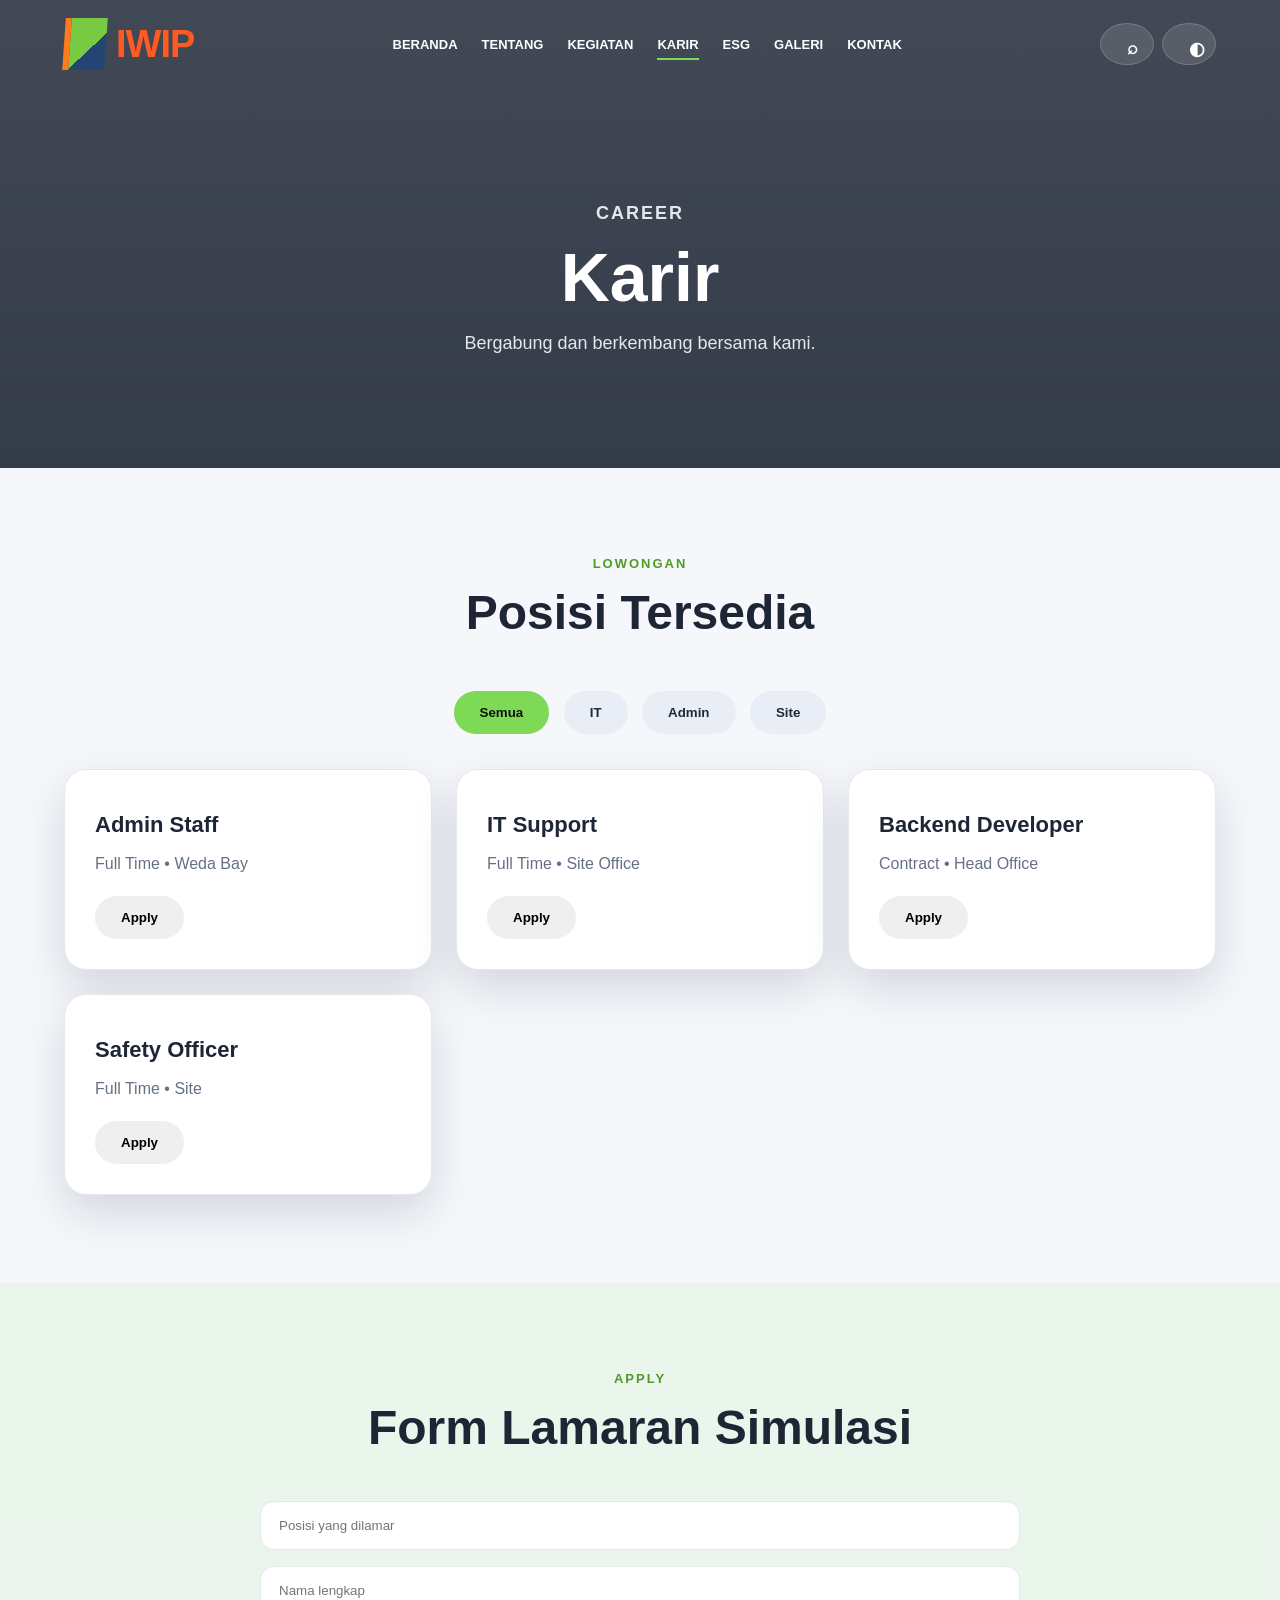
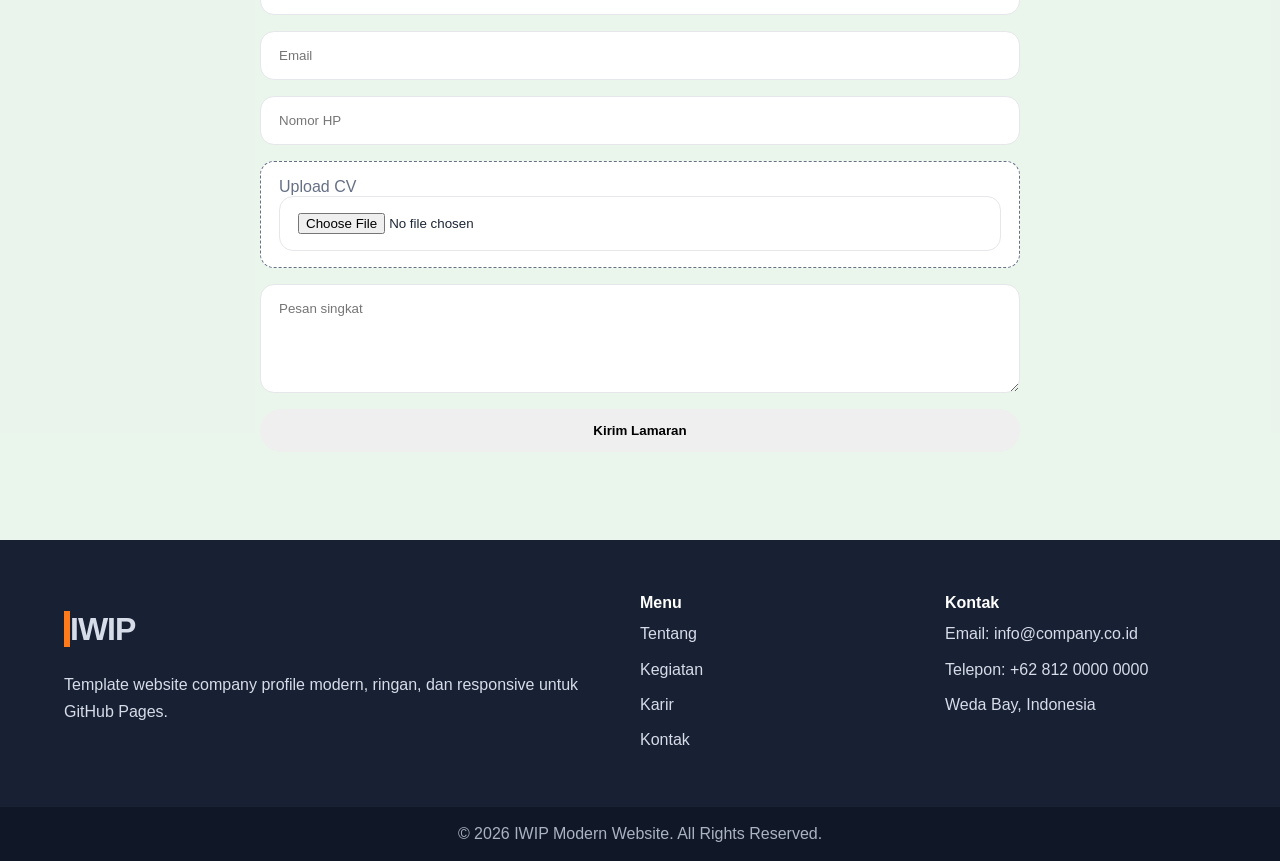
<file: iwip/career.html>
<!DOCTYPE html>
<html lang="id">
<head>
  <meta charset="UTF-8" />
  <meta name="viewport" content="width=device-width, initial-scale=1.0" />
  <meta name="description" content="Website company profile modern, responsive desktop dan mobile." />
  <title>Karir | IWIP Modern Website</title>
  <link rel="stylesheet" href="styles.css" />
</head>
<body data-page="career">
<header class="header" id="header">
  <nav class="navbar">
    <a href="index.html" class="logo">
      <span class="logo-mark"></span>
      <span>IWIP</span>
    </a>

    <ul class="nav-menu" id="navMenu">
      <li><a href="index.html" data-page="home">Beranda</a></li>
      <li><a href="about.html" data-page="about">Tentang</a></li>
      <li><a href="news.html" data-page="news">Kegiatan</a></li>
      <li><a href="career.html" data-page="career">Karir</a></li>
      <li><a href="esg.html" data-page="esg">ESG</a></li>
      <li><a href="gallery.html" data-page="gallery">Galeri</a></li>
      <li><a href="contact.html" data-page="contact">Kontak</a></li>
    </ul>

    <div class="nav-actions">
      <button class="icon-btn" type="button" onclick="openSearch()" aria-label="Search">⌕</button>
      <button class="icon-btn" type="button" onclick="toggleTheme()" aria-label="Theme">◐</button>
      <button class="hamburger" type="button" onclick="toggleMenu()" aria-label="Menu">☰</button>
    </div>
  </nav>
</header>

<div class="search-overlay" id="searchOverlay">
  <button class="close-btn" type="button" onclick="closeSearch()">×</button>
  <div class="search-card">
    <p class="label">Search</p>
    <h2>Cari Informasi Website</h2>
    <input type="text" id="searchInput" placeholder="Cari: karir, ESG, galeri, kontak..." oninput="runSearch()" />
    <div id="searchResults" class="search-results"></div>
  </div>
</div>

<main>
  <section class="page-hero career-hero">
    <div>
      <p class="label">Career</p>
      <h1>Karir</h1>
      <p>Bergabung dan berkembang bersama kami.</p>
    </div>
  </section>

  <section class="section">
    <div class="section-title reveal">
      <p class="label dark-label">Lowongan</p>
      <h2>Posisi Tersedia</h2>
    </div>

    <div class="filter-bar reveal">
      <button class="filter-btn active" onclick="filterItems('all','job-item',this)">Semua</button>
      <button class="filter-btn" onclick="filterItems('it','job-item',this)">IT</button>
      <button class="filter-btn" onclick="filterItems('admin','job-item',this)">Admin</button>
      <button class="filter-btn" onclick="filterItems('site','job-item',this)">Site</button>
    </div>

    <div class="job-grid">
      <article class="job-card job-item reveal" data-category="admin"><h3>Admin Staff</h3><p>Full Time • Weda Bay</p><button onclick="selectJob('Admin Staff')">Apply</button></article>
      <article class="job-card job-item reveal" data-category="it"><h3>IT Support</h3><p>Full Time • Site Office</p><button onclick="selectJob('IT Support')">Apply</button></article>
      <article class="job-card job-item reveal" data-category="it"><h3>Backend Developer</h3><p>Contract • Head Office</p><button onclick="selectJob('Backend Developer')">Apply</button></article>
      <article class="job-card job-item reveal" data-category="site"><h3>Safety Officer</h3><p>Full Time • Site</p><button onclick="selectJob('Safety Officer')">Apply</button></article>
    </div>
  </section>

  <section class="section soft-section">
    <div class="section-title reveal">
      <p class="label dark-label">Apply</p>
      <h2>Form Lamaran Simulasi</h2>
    </div>

    <form class="modern-form reveal" onsubmit="submitApply(event)">
      <input id="jobPosition" type="text" placeholder="Posisi yang dilamar" required>
      <input type="text" placeholder="Nama lengkap" required>
      <input type="email" placeholder="Email" required>
      <input type="tel" placeholder="Nomor HP" required>
      <label class="file-label">Upload CV <input type="file" required></label>
      <textarea rows="5" placeholder="Pesan singkat"></textarea>
      <button type="submit">Kirim Lamaran</button>
    </form>
  </section>
</main>

<footer class="footer">
  <div class="footer-inner">
    <div>
      <a href="index.html" class="logo footer-logo">
        <span class="logo-mark"></span>
        <span>IWIP</span>
      </a>
      <p>Template website company profile modern, ringan, dan responsive untuk GitHub Pages.</p>
    </div>
    <div>
      <h4>Menu</h4>
      <a href="about.html">Tentang</a>
      <a href="news.html">Kegiatan</a>
      <a href="career.html">Karir</a>
      <a href="contact.html">Kontak</a>
    </div>
    <div>
      <h4>Kontak</h4>
      <p>Email: info@company.co.id</p>
      <p>Telepon: +62 812 0000 0000</p>
      <p>Weda Bay, Indonesia</p>
    </div>
  </div>
  <div class="footer-bottom">© 2026 IWIP Modern Website. All Rights Reserved.</div>
</footer>

<div class="modal" id="modal">
  <div class="modal-box">
    <button class="modal-close" type="button" onclick="closeModal()">×</button>
    <h2 id="modalTitle">Detail</h2>
    <p id="modalText">Konten detail akan tampil di sini.</p>
  </div>
</div>

<button class="backtop" id="backtop" type="button" onclick="backToTop()">↑</button>

<script src="script.js"></script>
</body>
</html>
</file>
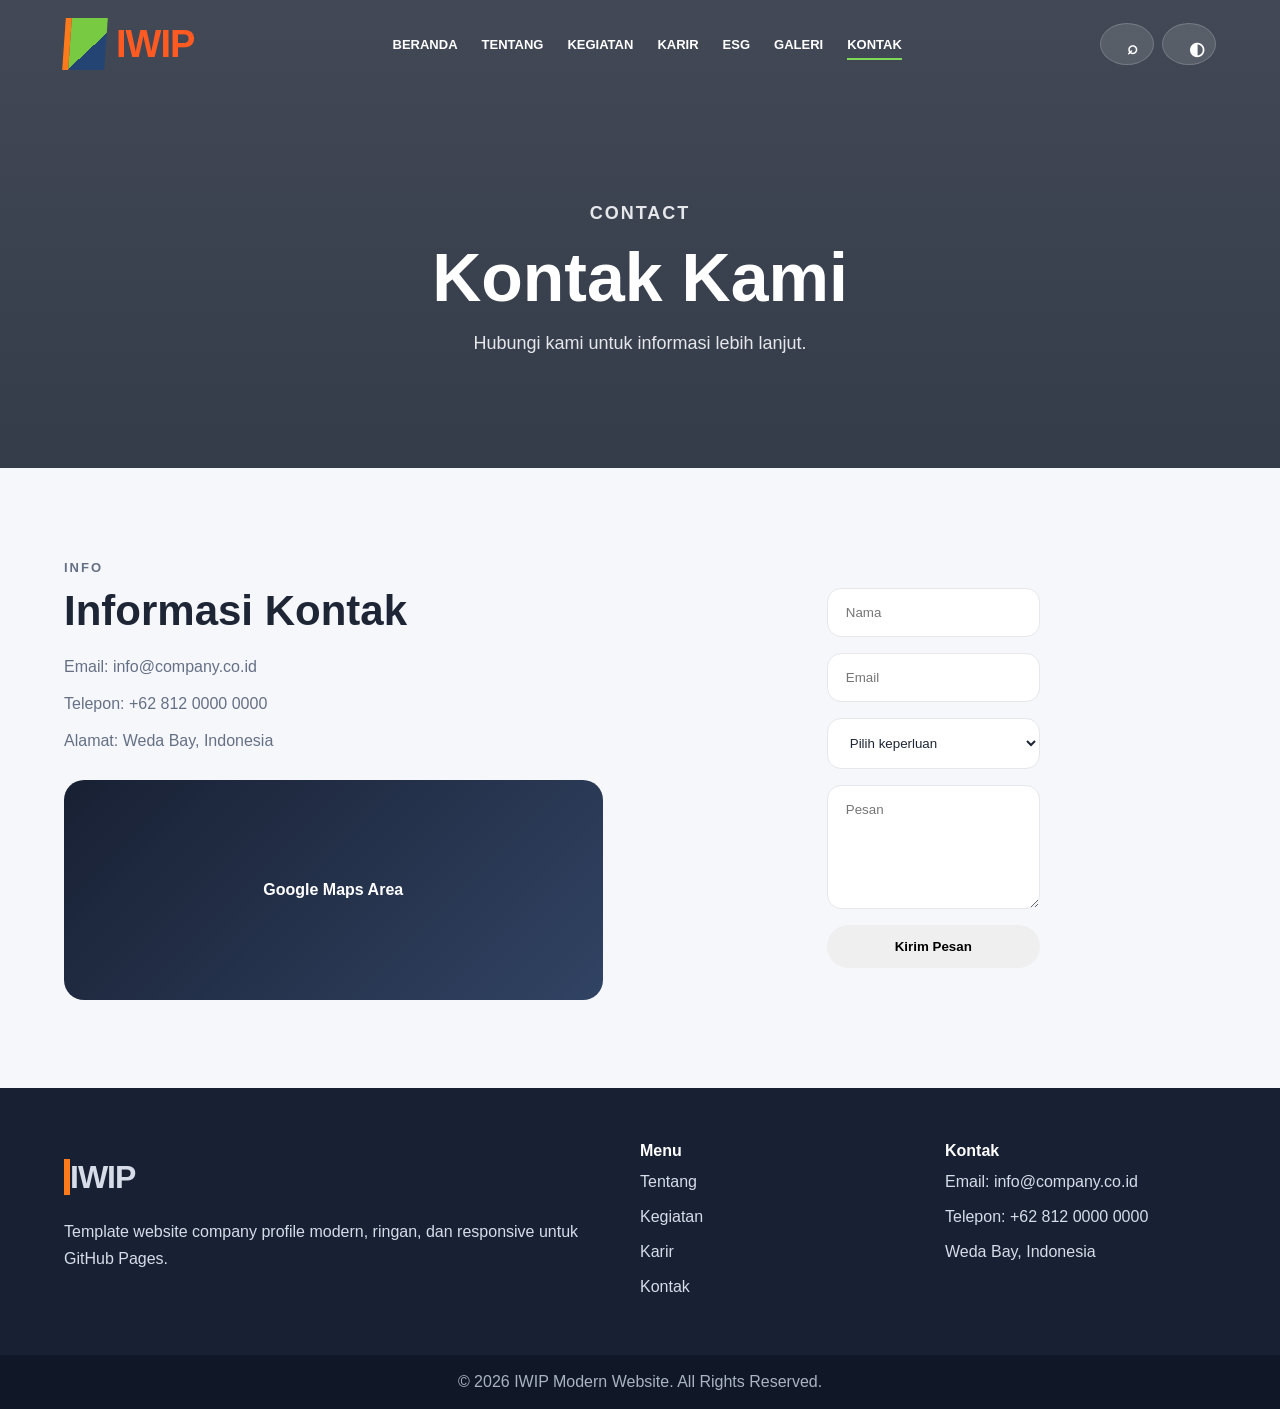
<file: iwip/contact.html>
<!DOCTYPE html>
<html lang="id">
<head>
  <meta charset="UTF-8" />
  <meta name="viewport" content="width=device-width, initial-scale=1.0" />
  <meta name="description" content="Website company profile modern, responsive desktop dan mobile." />
  <title>Kontak | IWIP Modern Website</title>
  <link rel="stylesheet" href="styles.css" />
</head>
<body data-page="contact">
<header class="header" id="header">
  <nav class="navbar">
    <a href="index.html" class="logo">
      <span class="logo-mark"></span>
      <span>IWIP</span>
    </a>

    <ul class="nav-menu" id="navMenu">
      <li><a href="index.html" data-page="home">Beranda</a></li>
      <li><a href="about.html" data-page="about">Tentang</a></li>
      <li><a href="news.html" data-page="news">Kegiatan</a></li>
      <li><a href="career.html" data-page="career">Karir</a></li>
      <li><a href="esg.html" data-page="esg">ESG</a></li>
      <li><a href="gallery.html" data-page="gallery">Galeri</a></li>
      <li><a href="contact.html" data-page="contact">Kontak</a></li>
    </ul>

    <div class="nav-actions">
      <button class="icon-btn" type="button" onclick="openSearch()" aria-label="Search">⌕</button>
      <button class="icon-btn" type="button" onclick="toggleTheme()" aria-label="Theme">◐</button>
      <button class="hamburger" type="button" onclick="toggleMenu()" aria-label="Menu">☰</button>
    </div>
  </nav>
</header>

<div class="search-overlay" id="searchOverlay">
  <button class="close-btn" type="button" onclick="closeSearch()">×</button>
  <div class="search-card">
    <p class="label">Search</p>
    <h2>Cari Informasi Website</h2>
    <input type="text" id="searchInput" placeholder="Cari: karir, ESG, galeri, kontak..." oninput="runSearch()" />
    <div id="searchResults" class="search-results"></div>
  </div>
</div>

<main>
  <section class="page-hero contact-hero">
    <div>
      <p class="label">Contact</p>
      <h1>Kontak Kami</h1>
      <p>Hubungi kami untuk informasi lebih lanjut.</p>
    </div>
  </section>

  <section class="section contact-layout">
    <div class="contact-info reveal">
      <p class="label dark-label">Info</p>
      <h2>Informasi Kontak</h2>
      <p>Email: info@company.co.id</p>
      <p>Telepon: +62 812 0000 0000</p>
      <p>Alamat: Weda Bay, Indonesia</p>
      <div class="map-box">Google Maps Area</div>
    </div>

    <form class="modern-form reveal" onsubmit="submitContact(event)">
      <input type="text" placeholder="Nama" required>
      <input type="email" placeholder="Email" required>
      <select required>
        <option value="">Pilih keperluan</option>
        <option>Informasi Perusahaan</option>
        <option>Media</option>
        <option>Kerja Sama</option>
        <option>Rekrutmen</option>
      </select>
      <textarea rows="6" placeholder="Pesan" required></textarea>
      <button type="submit">Kirim Pesan</button>
    </form>
  </section>
</main>

<footer class="footer">
  <div class="footer-inner">
    <div>
      <a href="index.html" class="logo footer-logo">
        <span class="logo-mark"></span>
        <span>IWIP</span>
      </a>
      <p>Template website company profile modern, ringan, dan responsive untuk GitHub Pages.</p>
    </div>
    <div>
      <h4>Menu</h4>
      <a href="about.html">Tentang</a>
      <a href="news.html">Kegiatan</a>
      <a href="career.html">Karir</a>
      <a href="contact.html">Kontak</a>
    </div>
    <div>
      <h4>Kontak</h4>
      <p>Email: info@company.co.id</p>
      <p>Telepon: +62 812 0000 0000</p>
      <p>Weda Bay, Indonesia</p>
    </div>
  </div>
  <div class="footer-bottom">© 2026 IWIP Modern Website. All Rights Reserved.</div>
</footer>

<div class="modal" id="modal">
  <div class="modal-box">
    <button class="modal-close" type="button" onclick="closeModal()">×</button>
    <h2 id="modalTitle">Detail</h2>
    <p id="modalText">Konten detail akan tampil di sini.</p>
  </div>
</div>

<button class="backtop" id="backtop" type="button" onclick="backToTop()">↑</button>

<script src="script.js"></script>
</body>
</html>
</file>
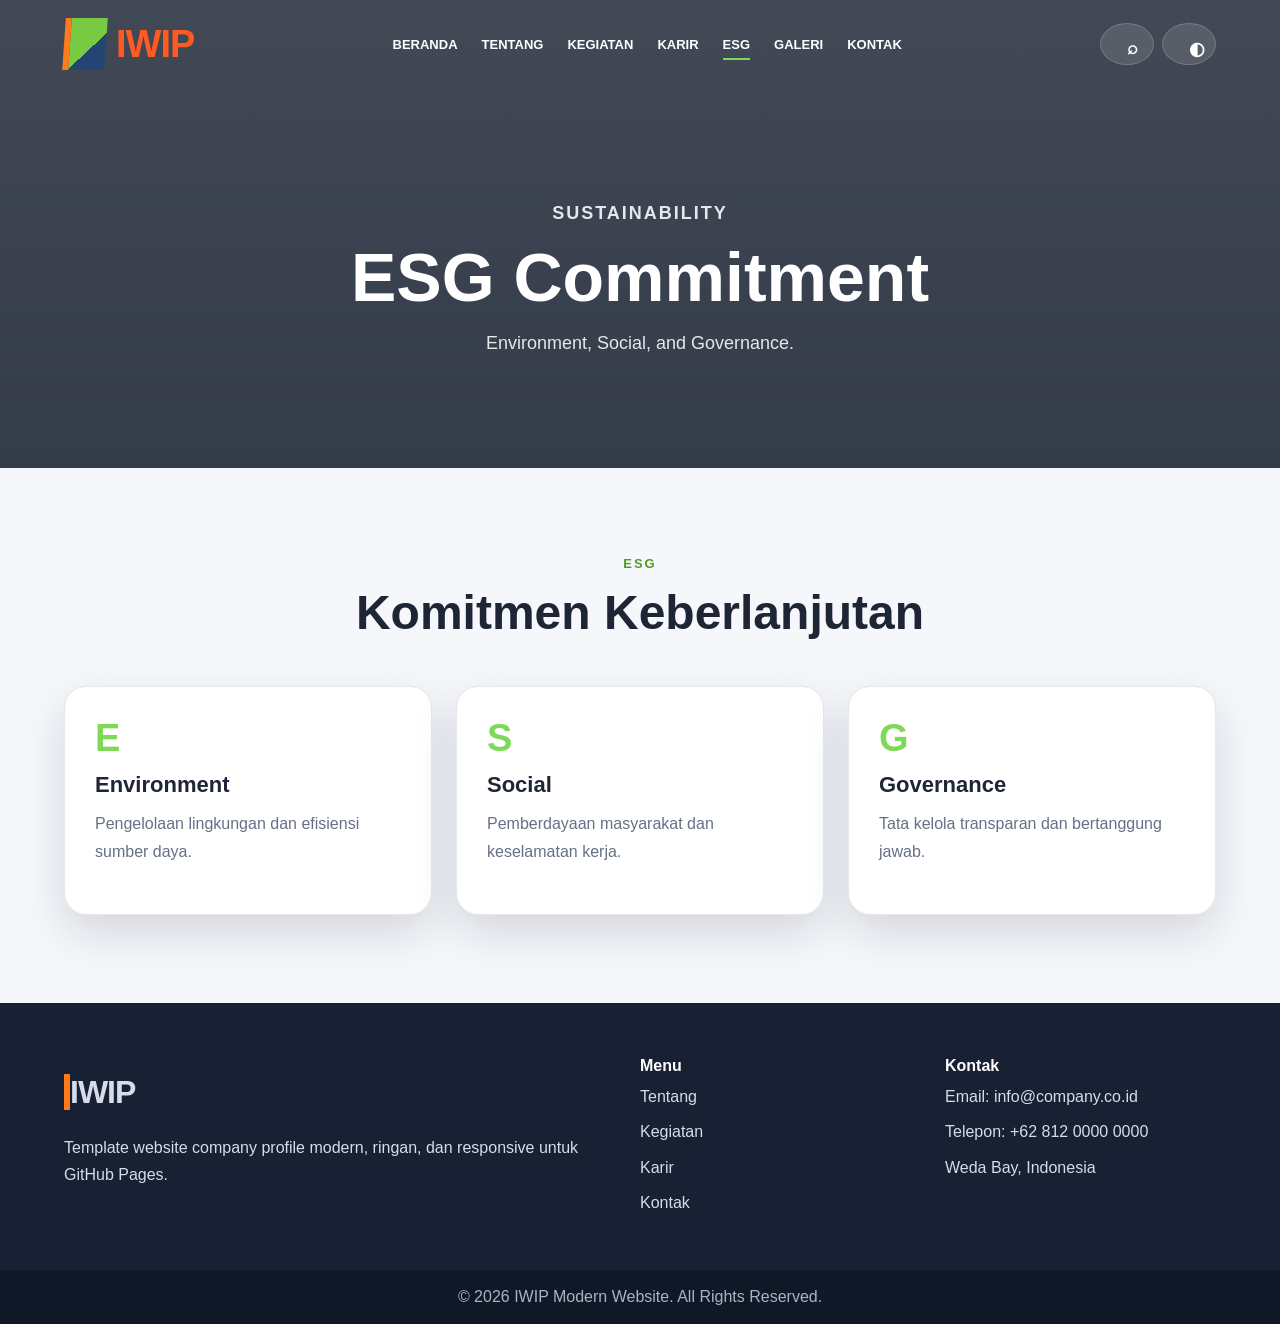
<file: iwip/esg.html>
<!DOCTYPE html>
<html lang="id">
<head>
  <meta charset="UTF-8" />
  <meta name="viewport" content="width=device-width, initial-scale=1.0" />
  <meta name="description" content="Website company profile modern, responsive desktop dan mobile." />
  <title>ESG | IWIP Modern Website</title>
  <link rel="stylesheet" href="styles.css" />
</head>
<body data-page="esg">
<header class="header" id="header">
  <nav class="navbar">
    <a href="index.html" class="logo">
      <span class="logo-mark"></span>
      <span>IWIP</span>
    </a>

    <ul class="nav-menu" id="navMenu">
      <li><a href="index.html" data-page="home">Beranda</a></li>
      <li><a href="about.html" data-page="about">Tentang</a></li>
      <li><a href="news.html" data-page="news">Kegiatan</a></li>
      <li><a href="career.html" data-page="career">Karir</a></li>
      <li><a href="esg.html" data-page="esg">ESG</a></li>
      <li><a href="gallery.html" data-page="gallery">Galeri</a></li>
      <li><a href="contact.html" data-page="contact">Kontak</a></li>
    </ul>

    <div class="nav-actions">
      <button class="icon-btn" type="button" onclick="openSearch()" aria-label="Search">⌕</button>
      <button class="icon-btn" type="button" onclick="toggleTheme()" aria-label="Theme">◐</button>
      <button class="hamburger" type="button" onclick="toggleMenu()" aria-label="Menu">☰</button>
    </div>
  </nav>
</header>

<div class="search-overlay" id="searchOverlay">
  <button class="close-btn" type="button" onclick="closeSearch()">×</button>
  <div class="search-card">
    <p class="label">Search</p>
    <h2>Cari Informasi Website</h2>
    <input type="text" id="searchInput" placeholder="Cari: karir, ESG, galeri, kontak..." oninput="runSearch()" />
    <div id="searchResults" class="search-results"></div>
  </div>
</div>

<main>
  <section class="page-hero esg-hero">
    <div>
      <p class="label">Sustainability</p>
      <h1>ESG Commitment</h1>
      <p>Environment, Social, and Governance.</p>
    </div>
  </section>

  <section class="section">
    <div class="section-title reveal">
      <p class="label dark-label">ESG</p>
      <h2>Komitmen Keberlanjutan</h2>
    </div>

    <div class="card-grid">
      <article class="info-card reveal"><span>E</span><h3>Environment</h3><p>Pengelolaan lingkungan dan efisiensi sumber daya.</p></article>
      <article class="info-card reveal"><span>S</span><h3>Social</h3><p>Pemberdayaan masyarakat dan keselamatan kerja.</p></article>
      <article class="info-card reveal"><span>G</span><h3>Governance</h3><p>Tata kelola transparan dan bertanggung jawab.</p></article>
    </div>
  </section>
</main>

<footer class="footer">
  <div class="footer-inner">
    <div>
      <a href="index.html" class="logo footer-logo">
        <span class="logo-mark"></span>
        <span>IWIP</span>
      </a>
      <p>Template website company profile modern, ringan, dan responsive untuk GitHub Pages.</p>
    </div>
    <div>
      <h4>Menu</h4>
      <a href="about.html">Tentang</a>
      <a href="news.html">Kegiatan</a>
      <a href="career.html">Karir</a>
      <a href="contact.html">Kontak</a>
    </div>
    <div>
      <h4>Kontak</h4>
      <p>Email: info@company.co.id</p>
      <p>Telepon: +62 812 0000 0000</p>
      <p>Weda Bay, Indonesia</p>
    </div>
  </div>
  <div class="footer-bottom">© 2026 IWIP Modern Website. All Rights Reserved.</div>
</footer>

<div class="modal" id="modal">
  <div class="modal-box">
    <button class="modal-close" type="button" onclick="closeModal()">×</button>
    <h2 id="modalTitle">Detail</h2>
    <p id="modalText">Konten detail akan tampil di sini.</p>
  </div>
</div>

<button class="backtop" id="backtop" type="button" onclick="backToTop()">↑</button>

<script src="script.js"></script>
</body>
</html>
</file>
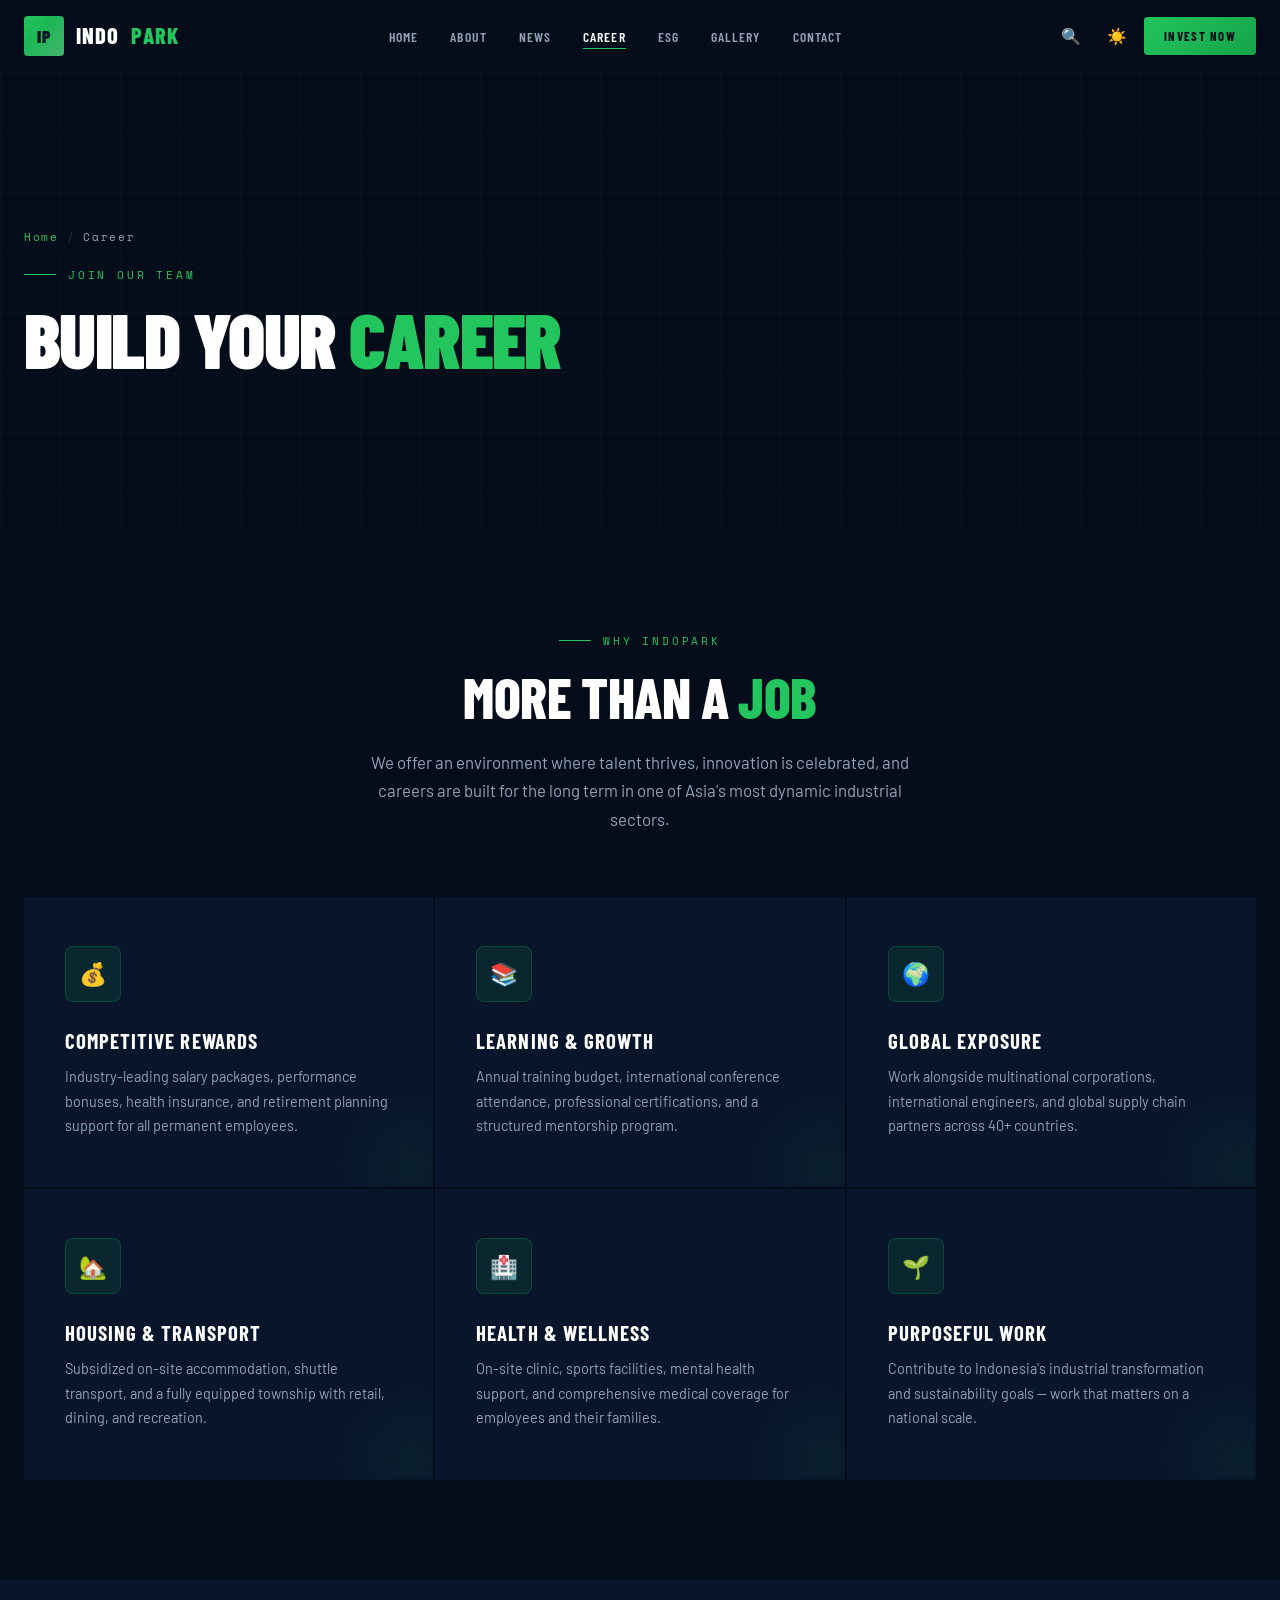
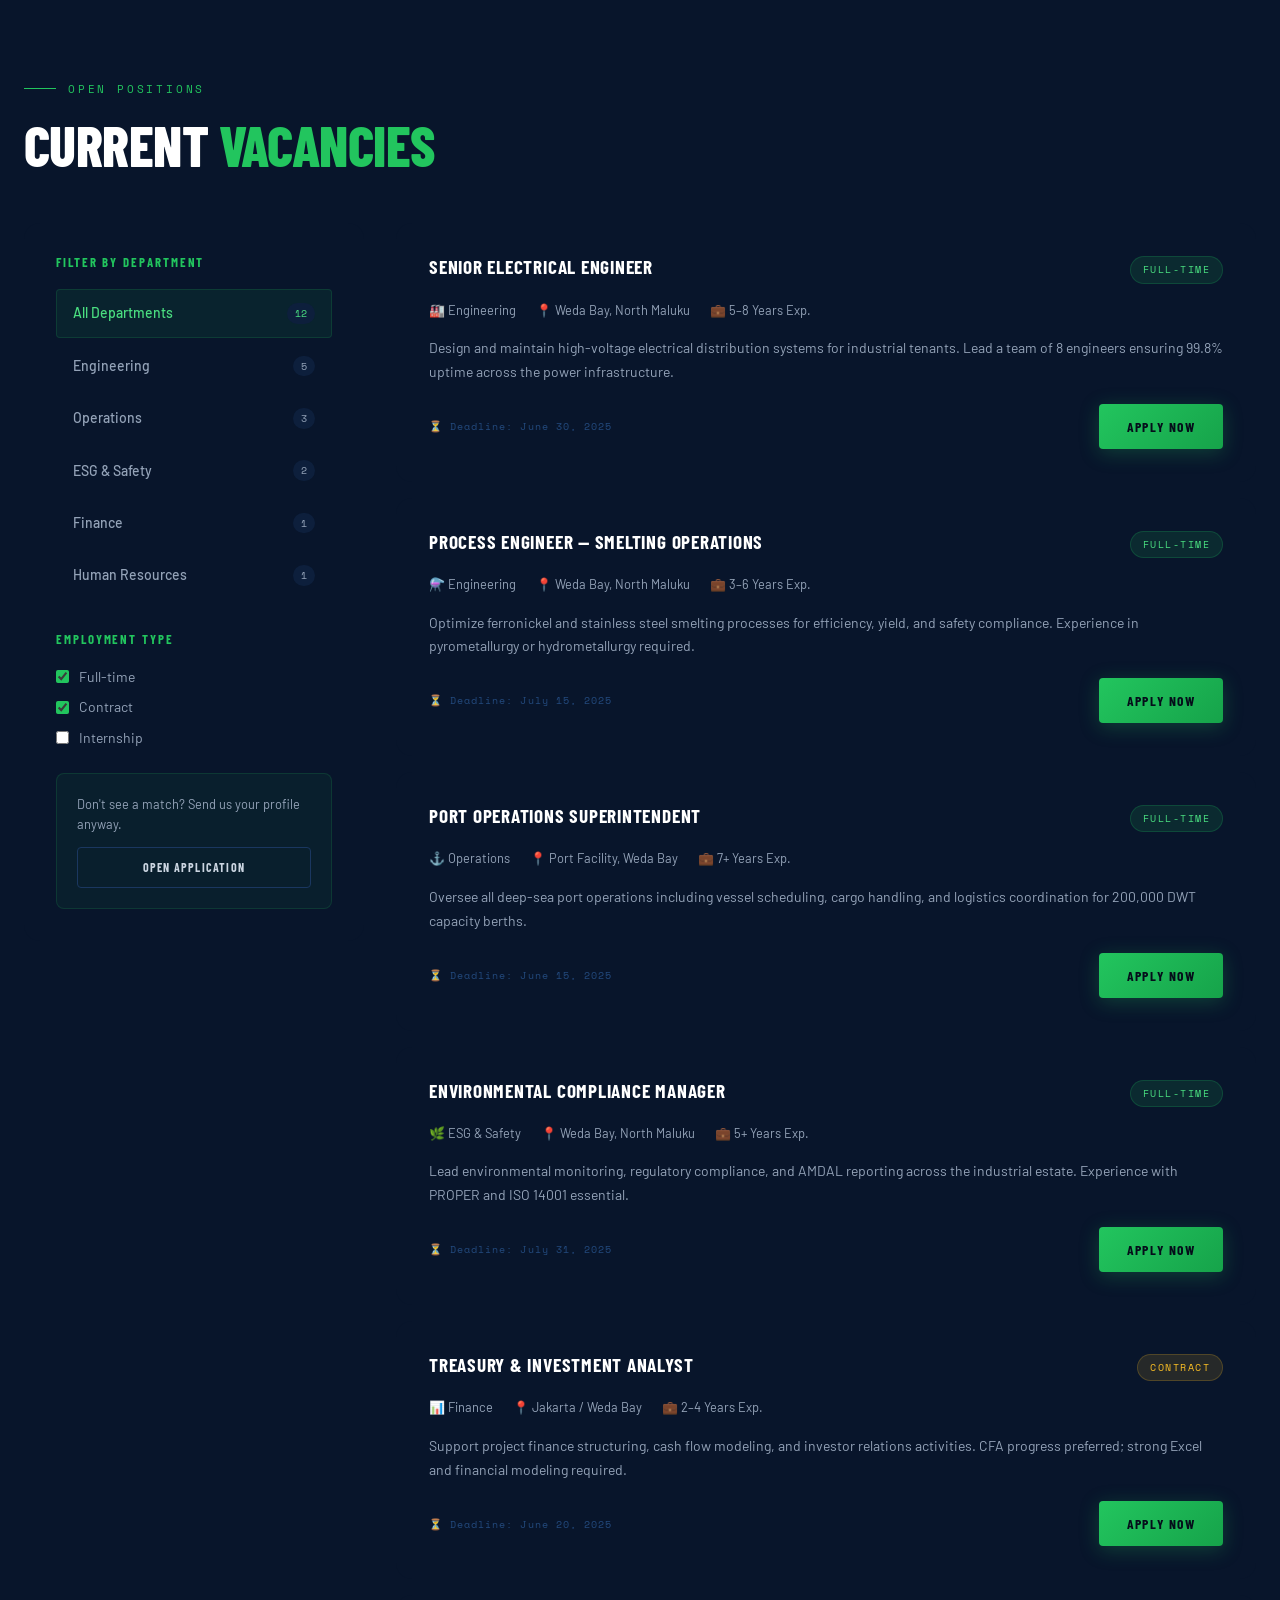
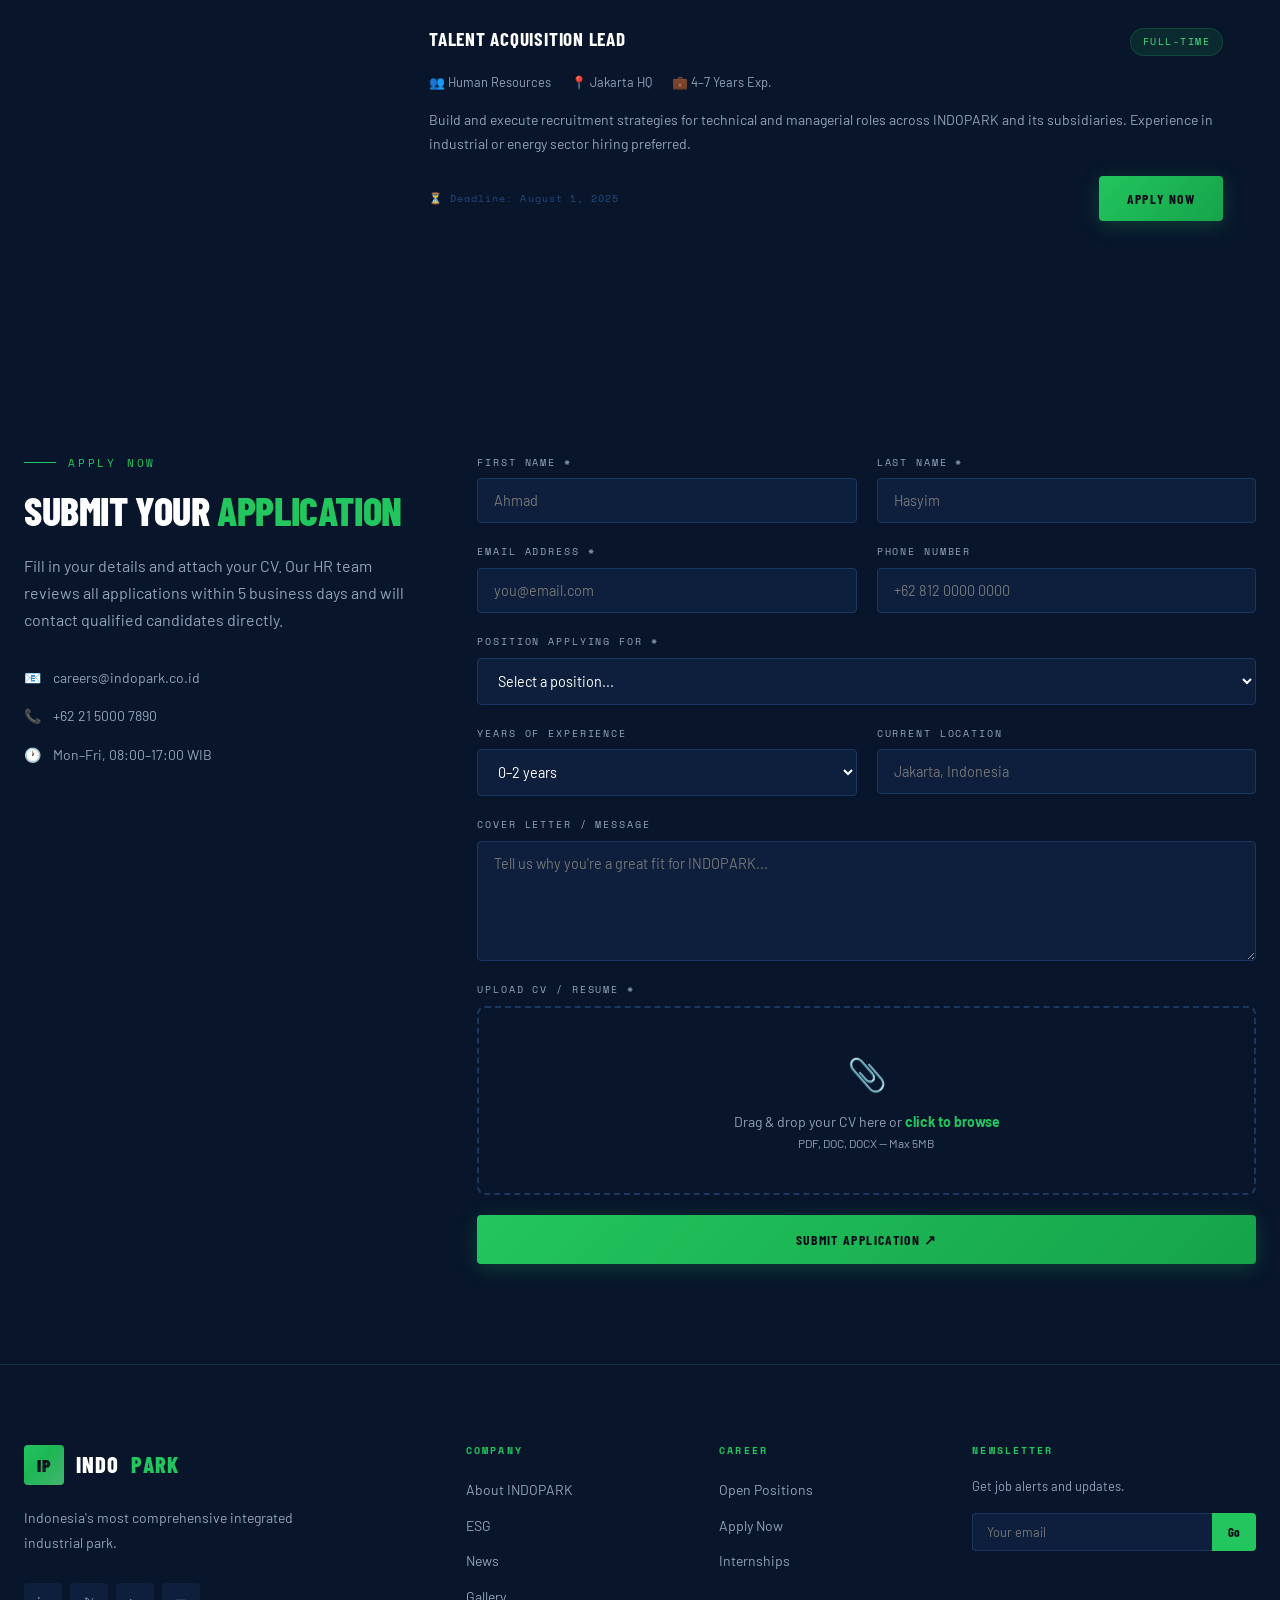
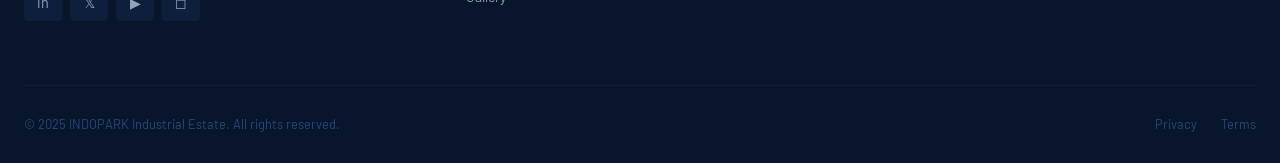
<file: iwip02/career.html>
<!DOCTYPE html>
<html lang="en" data-theme="dark">
<head>
  <meta charset="UTF-8" />
  <meta name="viewport" content="width=device-width, initial-scale=1.0" />
  <title>Career — INDOPARK Industrial Estate</title>
  <link rel="stylesheet" href="styles.css" />
  <link rel="icon" href="data:image/svg+xml,<svg xmlns='http://www.w3.org/2000/svg' viewBox='0 0 32 32'><rect width='32' height='32' rx='4' fill='%2322c55e'/><text y='24' x='4' font-size='22' font-family='monospace' font-weight='900' fill='%23050d1a'>IP</text></svg>" />
</head>
<body>

  <nav class="navbar scrolled" id="navbar">
    <div class="nav-inner">
      <a href="index.html" class="nav-logo"><div class="nav-logo-mark">IP</div>INDO<span>PARK</span></a>
      <ul class="nav-links">
        <li><a href="index.html">Home</a></li>
        <li><a href="about.html">About</a></li>
        <li><a href="news.html">News</a></li>
        <li><a href="career.html" class="active">Career</a></li>
        <li><a href="esg.html">ESG</a></li>
        <li><a href="gallery.html">Gallery</a></li>
        <li><a href="contact.html">Contact</a></li>
      </ul>
      <div class="nav-actions">
        <button class="nav-icon-btn" id="searchBtn">🔍</button>
        <button class="nav-icon-btn" id="themeToggle">☀️</button>
        <a href="contact.html" class="nav-cta">Invest Now</a>
        <button class="hamburger" aria-label="Menu"><span></span><span></span><span></span></button>
      </div>
    </div>
  </nav>

  <div class="mobile-nav">
    <a href="index.html">Home</a><a href="about.html">About</a><a href="news.html">News</a>
    <a href="career.html" class="active">Career</a><a href="esg.html">ESG</a>
    <a href="gallery.html">Gallery</a><a href="contact.html">Contact</a>
  </div>

  <div class="search-overlay">
    <div class="search-box">
      <div class="search-input-wrap"><input type="text" placeholder="Search positions..." /><button class="search-close">✕</button></div>
      <div class="search-hints"><span class="search-hint">Engineer</span><span class="search-hint">Manager</span><span class="search-hint">Operations</span><span class="search-hint">ESG</span></div>
    </div>
  </div>

  <div class="page-hero">
    <div class="page-hero-bg" style="background-image: url('https://images.unsplash.com/photo-1521737852567-6949f3f9f2b5?w=1920&q=80');"></div>
    <div class="page-hero-overlay"></div>
    <div class="page-hero-grid"></div>
    <div class="container page-hero-content">
      <div class="breadcrumb"><a href="index.html">Home</a> <span>/</span> Career</div>
      <div class="section-label">Join Our Team</div>
      <h1>Build Your <span style="color:var(--green-500)">Career</span></h1>
    </div>
  </div>

  <!-- Why Join -->
  <section style="background: var(--navy-950);">
    <div class="container">
      <div style="text-align: center; margin-bottom: 64px;" data-reveal>
        <div class="section-label" style="justify-content: center;">Why INDOPARK</div>
        <h2 class="section-title">More Than a <span>Job</span></h2>
        <p class="section-desc" style="margin: 0 auto;">We offer an environment where talent thrives, innovation is celebrated, and careers are built for the long term in one of Asia's most dynamic industrial sectors.</p>
      </div>
      <div class="features-grid">
        <div class="feature-card" data-reveal>
          <div class="feature-icon">💰</div>
          <h3>Competitive Rewards</h3>
          <p>Industry-leading salary packages, performance bonuses, health insurance, and retirement planning support for all permanent employees.</p>
        </div>
        <div class="feature-card" data-reveal data-reveal-delay="1">
          <div class="feature-icon">📚</div>
          <h3>Learning & Growth</h3>
          <p>Annual training budget, international conference attendance, professional certifications, and a structured mentorship program.</p>
        </div>
        <div class="feature-card" data-reveal data-reveal-delay="2">
          <div class="feature-icon">🌍</div>
          <h3>Global Exposure</h3>
          <p>Work alongside multinational corporations, international engineers, and global supply chain partners across 40+ countries.</p>
        </div>
        <div class="feature-card" data-reveal data-reveal-delay="3">
          <div class="feature-icon">🏡</div>
          <h3>Housing & Transport</h3>
          <p>Subsidized on-site accommodation, shuttle transport, and a fully equipped township with retail, dining, and recreation.</p>
        </div>
        <div class="feature-card" data-reveal data-reveal-delay="4">
          <div class="feature-icon">🏥</div>
          <h3>Health & Wellness</h3>
          <p>On-site clinic, sports facilities, mental health support, and comprehensive medical coverage for employees and their families.</p>
        </div>
        <div class="feature-card" data-reveal data-reveal-delay="5">
          <div class="feature-icon">🌱</div>
          <h3>Purposeful Work</h3>
          <p>Contribute to Indonesia's industrial transformation and sustainability goals — work that matters on a national scale.</p>
        </div>
      </div>
    </div>
  </section>

  <!-- Job Listings -->
  <section style="background: var(--navy-900);">
    <div class="container">
      <div data-reveal style="margin-bottom: 48px;">
        <div class="section-label">Open Positions</div>
        <h2 class="section-title">Current <span>Vacancies</span></h2>
      </div>

      <div class="jobs-layout">
        <!-- Sidebar -->
        <div class="jobs-sidebar" data-reveal>
          <h3>Filter by Department</h3>
          <div class="category-filters">
            <div class="category-filter active" data-filter="all">All Departments <span class="category-count">12</span></div>
            <div class="category-filter" data-filter="engineering">Engineering <span class="category-count">5</span></div>
            <div class="category-filter" data-filter="operations">Operations <span class="category-count">3</span></div>
            <div class="category-filter" data-filter="esg">ESG & Safety <span class="category-count">2</span></div>
            <div class="category-filter" data-filter="finance">Finance <span class="category-count">1</span></div>
            <div class="category-filter" data-filter="hr">Human Resources <span class="category-count">1</span></div>
          </div>
          <h3>Employment Type</h3>
          <div style="display: flex; flex-direction: column; gap: 8px; margin-bottom: 24px;">
            <label style="display:flex;align-items:center;gap:10px;font-size:0.875rem;color:var(--slate-400);cursor:pointer;">
              <input type="checkbox" checked style="accent-color:var(--green-500);" /> Full-time
            </label>
            <label style="display:flex;align-items:center;gap:10px;font-size:0.875rem;color:var(--slate-400);cursor:pointer;">
              <input type="checkbox" checked style="accent-color:var(--green-500);" /> Contract
            </label>
            <label style="display:flex;align-items:center;gap:10px;font-size:0.875rem;color:var(--slate-400);cursor:pointer;">
              <input type="checkbox" style="accent-color:var(--green-500);" /> Internship
            </label>
          </div>
          <div style="background: rgba(34,197,94,0.06); border: 1px solid var(--glass-border); border-radius: var(--radius-md); padding: 20px;">
            <p style="font-size:0.8rem; color:var(--slate-400); line-height:1.6; margin-bottom:12px;">Don't see a match? Send us your profile anyway.</p>
            <a href="#apply" class="btn btn-outline" style="font-size:0.75rem; padding:10px 16px; width:100%; justify-content:center;">Open Application</a>
          </div>
        </div>

        <!-- Job Cards -->
        <div class="jobs-list">
          <div class="job-card" data-reveal data-dept="engineering">
            <div class="job-card-top">
              <h3>Senior Electrical Engineer</h3>
              <span class="job-badge full-time">Full-time</span>
            </div>
            <div class="job-meta">
              <span class="job-meta-item">🏭 Engineering</span>
              <span class="job-meta-item">📍 Weda Bay, North Maluku</span>
              <span class="job-meta-item">💼 5–8 Years Exp.</span>
            </div>
            <p>Design and maintain high-voltage electrical distribution systems for industrial tenants. Lead a team of 8 engineers ensuring 99.8% uptime across the power infrastructure.</p>
            <div class="job-card-footer">
              <span class="job-deadline">⏳ Deadline: June 30, 2025</span>
              <button class="btn btn-primary job-apply-btn" onclick="document.getElementById('apply').scrollIntoView({behavior:'smooth'})">Apply Now</button>
            </div>
          </div>

          <div class="job-card" data-reveal data-reveal-delay="1" data-dept="engineering">
            <div class="job-card-top">
              <h3>Process Engineer — Smelting Operations</h3>
              <span class="job-badge full-time">Full-time</span>
            </div>
            <div class="job-meta">
              <span class="job-meta-item">⚗️ Engineering</span>
              <span class="job-meta-item">📍 Weda Bay, North Maluku</span>
              <span class="job-meta-item">💼 3–6 Years Exp.</span>
            </div>
            <p>Optimize ferronickel and stainless steel smelting processes for efficiency, yield, and safety compliance. Experience in pyrometallurgy or hydrometallurgy required.</p>
            <div class="job-card-footer">
              <span class="job-deadline">⏳ Deadline: July 15, 2025</span>
              <button class="btn btn-primary job-apply-btn" onclick="document.getElementById('apply').scrollIntoView({behavior:'smooth'})">Apply Now</button>
            </div>
          </div>

          <div class="job-card" data-reveal data-reveal-delay="2" data-dept="operations">
            <div class="job-card-top">
              <h3>Port Operations Superintendent</h3>
              <span class="job-badge full-time">Full-time</span>
            </div>
            <div class="job-meta">
              <span class="job-meta-item">⚓ Operations</span>
              <span class="job-meta-item">📍 Port Facility, Weda Bay</span>
              <span class="job-meta-item">💼 7+ Years Exp.</span>
            </div>
            <p>Oversee all deep-sea port operations including vessel scheduling, cargo handling, and logistics coordination for 200,000 DWT capacity berths.</p>
            <div class="job-card-footer">
              <span class="job-deadline">⏳ Deadline: June 15, 2025</span>
              <button class="btn btn-primary job-apply-btn" onclick="document.getElementById('apply').scrollIntoView({behavior:'smooth'})">Apply Now</button>
            </div>
          </div>

          <div class="job-card" data-reveal data-reveal-delay="3" data-dept="esg">
            <div class="job-card-top">
              <h3>Environmental Compliance Manager</h3>
              <span class="job-badge full-time">Full-time</span>
            </div>
            <div class="job-meta">
              <span class="job-meta-item">🌿 ESG & Safety</span>
              <span class="job-meta-item">📍 Weda Bay, North Maluku</span>
              <span class="job-meta-item">💼 5+ Years Exp.</span>
            </div>
            <p>Lead environmental monitoring, regulatory compliance, and AMDAL reporting across the industrial estate. Experience with PROPER and ISO 14001 essential.</p>
            <div class="job-card-footer">
              <span class="job-deadline">⏳ Deadline: July 31, 2025</span>
              <button class="btn btn-primary job-apply-btn" onclick="document.getElementById('apply').scrollIntoView({behavior:'smooth'})">Apply Now</button>
            </div>
          </div>

          <div class="job-card" data-reveal data-reveal-delay="1" data-dept="finance">
            <div class="job-card-top">
              <h3>Treasury & Investment Analyst</h3>
              <span class="job-badge contract">Contract</span>
            </div>
            <div class="job-meta">
              <span class="job-meta-item">📊 Finance</span>
              <span class="job-meta-item">📍 Jakarta / Weda Bay</span>
              <span class="job-meta-item">💼 2–4 Years Exp.</span>
            </div>
            <p>Support project finance structuring, cash flow modeling, and investor relations activities. CFA progress preferred; strong Excel and financial modeling required.</p>
            <div class="job-card-footer">
              <span class="job-deadline">⏳ Deadline: June 20, 2025</span>
              <button class="btn btn-primary job-apply-btn" onclick="document.getElementById('apply').scrollIntoView({behavior:'smooth'})">Apply Now</button>
            </div>
          </div>

          <div class="job-card" data-reveal data-reveal-delay="2" data-dept="hr">
            <div class="job-card-top">
              <h3>Talent Acquisition Lead</h3>
              <span class="job-badge full-time">Full-time</span>
            </div>
            <div class="job-meta">
              <span class="job-meta-item">👥 Human Resources</span>
              <span class="job-meta-item">📍 Jakarta HQ</span>
              <span class="job-meta-item">💼 4–7 Years Exp.</span>
            </div>
            <p>Build and execute recruitment strategies for technical and managerial roles across INDOPARK and its subsidiaries. Experience in industrial or energy sector hiring preferred.</p>
            <div class="job-card-footer">
              <span class="job-deadline">⏳ Deadline: August 1, 2025</span>
              <button class="btn btn-primary job-apply-btn" onclick="document.getElementById('apply').scrollIntoView({behavior:'smooth'})">Apply Now</button>
            </div>
          </div>
        </div>
      </div>
    </div>
  </section>

  <!-- Application Form -->
  <section class="form-section" id="apply">
    <div class="container">
      <div class="form-grid">
        <div class="form-info" data-reveal>
          <div class="section-label">Apply Now</div>
          <h2>Submit Your <span style="color:var(--green-500)">Application</span></h2>
          <p>Fill in your details and attach your CV. Our HR team reviews all applications within 5 business days and will contact qualified candidates directly.</p>
          <br />
          <div style="display: flex; flex-direction: column; gap: 16px; margin-top: 8px;">
            <div style="display:flex;gap:12px;align-items:center;font-size:0.875rem;color:var(--slate-400);">📧 <span>careers@indopark.co.id</span></div>
            <div style="display:flex;gap:12px;align-items:center;font-size:0.875rem;color:var(--slate-400);">📞 <span>+62 21 5000 7890</span></div>
            <div style="display:flex;gap:12px;align-items:center;font-size:0.875rem;color:var(--slate-400);">🕐 <span>Mon–Fri, 08:00–17:00 WIB</span></div>
          </div>
        </div>

        <div data-reveal data-reveal-delay="2">
          <form class="app-form">
            <div class="form-row">
              <div class="form-group">
                <label>First Name *</label>
                <input type="text" name="firstname" placeholder="Ahmad" required />
              </div>
              <div class="form-group">
                <label>Last Name *</label>
                <input type="text" name="lastname" placeholder="Hasyim" required />
              </div>
            </div>
            <div class="form-row">
              <div class="form-group">
                <label>Email Address *</label>
                <input type="email" name="email" placeholder="you@email.com" required />
              </div>
              <div class="form-group">
                <label>Phone Number</label>
                <input type="tel" name="phone" placeholder="+62 812 0000 0000" />
              </div>
            </div>
            <div class="form-group">
              <label>Position Applying For *</label>
              <select name="position" required>
                <option value="">Select a position...</option>
                <option>Senior Electrical Engineer</option>
                <option>Process Engineer — Smelting Operations</option>
                <option>Port Operations Superintendent</option>
                <option>Environmental Compliance Manager</option>
                <option>Treasury & Investment Analyst</option>
                <option>Talent Acquisition Lead</option>
                <option>Open Application</option>
              </select>
            </div>
            <div class="form-row">
              <div class="form-group">
                <label>Years of Experience</label>
                <select name="experience">
                  <option>0–2 years</option>
                  <option>3–5 years</option>
                  <option>6–10 years</option>
                  <option>10+ years</option>
                </select>
              </div>
              <div class="form-group">
                <label>Current Location</label>
                <input type="text" name="location" placeholder="Jakarta, Indonesia" />
              </div>
            </div>
            <div class="form-group">
              <label>Cover Letter / Message</label>
              <textarea name="message" placeholder="Tell us why you're a great fit for INDOPARK..."></textarea>
            </div>
            <div class="form-group">
              <label>Upload CV / Resume *</label>
              <div class="file-upload">
                <div class="file-upload-icon">📎</div>
                <p>Drag & drop your CV here or <strong>click to browse</strong><br /><span style="font-size:0.75rem;">PDF, DOC, DOCX — Max 5MB</span></p>
                <input type="file" class="file-input" accept=".pdf,.doc,.docx" />
              </div>
            </div>
            <button type="submit" class="btn btn-primary" style="width: 100%; justify-content: center; padding: 16px;">Submit Application ↗</button>
          </form>
        </div>
      </div>
    </div>
  </section>

  <footer>
    <div class="container">
      <div class="footer-main">
        <div class="footer-brand">
          <a href="index.html" class="nav-logo"><div class="nav-logo-mark">IP</div>INDO<span>PARK</span></a>
          <p>Indonesia's most comprehensive integrated industrial park.</p>
          <div class="footer-socials"><a href="#" class="social-btn">in</a><a href="#" class="social-btn">𝕏</a><a href="#" class="social-btn">▶</a><a href="#" class="social-btn">◻</a></div>
        </div>
        <div class="footer-col"><h4>Company</h4><ul><li><a href="about.html">About INDOPARK</a></li><li><a href="esg.html">ESG</a></li><li><a href="news.html">News</a></li><li><a href="gallery.html">Gallery</a></li></ul></div>
        <div class="footer-col"><h4>Career</h4><ul><li><a href="career.html">Open Positions</a></li><li><a href="#apply">Apply Now</a></li><li><a href="career.html">Internships</a></li></ul></div>
        <div class="footer-col"><h4>Newsletter</h4><p style="font-size:0.8rem;color:var(--slate-400);margin-bottom:16px;">Get job alerts and updates.</p><form class="newsletter-form"><input type="email" placeholder="Your email" /><button type="submit">Go</button></form></div>
      </div>
      <div class="footer-bottom"><p>© 2025 INDOPARK Industrial Estate. All rights reserved.</p><div class="footer-bottom-links"><a href="#">Privacy</a><a href="#">Terms</a></div></div>
    </div>
  </footer>

  <button class="back-to-top">↑</button>
  <script src="script.js"></script>
</body>
</html>
</file>
<file: iwip/styles.css>
:root{
  --dark:#182033;
  --dark2:#101827;
  --green:#7ed957;
  --green2:#b5ff63;
  --orange:#ff5a22;
  --white:#ffffff;
  --bg:#f5f7fb;
  --text:#1e2636;
  --muted:#667085;
  --line:#e5e7eb;
  --shadow:0 18px 45px rgba(16,24,39,.14);
}

*{
  margin:0;
  padding:0;
  box-sizing:border-box;
  font-family:Arial,Helvetica,sans-serif;
}

html{
  scroll-behavior:smooth;
}

body{
  background:var(--bg);
  color:var(--text);
  overflow-x:hidden;
}

body.dark-mode{
  --bg:#0f172a;
  --text:#f8fafc;
  --muted:#cbd5e1;
  --white:#1e293b;
  --line:#334155;
  --shadow:0 18px 45px rgba(0,0,0,.35);
}

a{
  text-decoration:none;
  color:inherit;
}

img{
  max-width:100%;
  display:block;
}

.header{
  position:fixed;
  top:0;
  left:0;
  width:100%;
  z-index:1000;
  transition:.3s;
}

.header.scrolled{
  background:rgba(24,32,51,.96);
  backdrop-filter:blur(12px);
  box-shadow:0 8px 30px rgba(0,0,0,.25);
}

.navbar{
  width:min(1180px,90%);
  height:88px;
  margin:auto;
  display:flex;
  justify-content:space-between;
  align-items:center;
}

.logo{
  display:flex;
  align-items:center;
  gap:10px;
  color:var(--orange);
  font-size:38px;
  font-weight:900;
  letter-spacing:-1px;
}

.logo-mark{
  width:42px;
  height:52px;
  background:linear-gradient(135deg,#77ca42 0 58%,#244574 58% 100%);
  border-left:6px solid #ff7a1a;
  transform:skew(-4deg);
}

.nav-menu{
  display:flex;
  list-style:none;
  gap:24px;
  align-items:center;
}

.nav-menu a{
  color:#fff;
  font-size:13px;
  font-weight:800;
  text-transform:uppercase;
  position:relative;
  padding:10px 0;
}

.nav-menu a::after{
  content:"";
  position:absolute;
  bottom:2px;
  left:0;
  width:0;
  height:2px;
  background:var(--green);
  transition:.3s;
}

.nav-menu a:hover::after,
.nav-menu a.active::after{
  width:100%;
}

.nav-actions{
  display:flex;
  gap:8px;
}

.icon-btn,
.hamburger{
  width:42px;
  height:42px;
  border:1px solid rgba(255,255,255,.18);
  background:rgba(255,255,255,.12);
  color:#fff;
  border-radius:50%;
  cursor:pointer;
  font-size:18px;
}

.hamburger{
  display:none;
}

.hero{
  min-height:100vh;
  position:relative;
  background:var(--dark);
  overflow:hidden;
}

.hero-bg{
  position:absolute;
  inset:0;
  background:
    linear-gradient(90deg,rgba(16,24,39,.92),rgba(16,24,39,.72),rgba(16,24,39,.35)),
    url("https://images.unsplash.com/photo-1500530855697-b586d89ba3ee?auto=format&fit=crop&w=1400&q=65");
  background-size:cover;
  background-position:center;
}

.hero-content{
  position:relative;
  z-index:2;
  width:min(1180px,90%);
  min-height:100vh;
  margin:auto;
  display:flex;
  flex-direction:column;
  justify-content:center;
  align-items:flex-start;
  color:#fff;
  padding-top:90px;
}

.label{
  color:var(--green2);
  font-size:13px;
  font-weight:900;
  text-transform:uppercase;
  letter-spacing:2px;
  margin-bottom:14px;
}

.dark-label{
  color:#4f9b26;
}

.hero h1{
  font-size:clamp(40px,6vw,76px);
  line-height:1.05;
  max-width:850px;
  margin-bottom:20px;
  letter-spacing:-2px;
}

.hero p{
  color:#e5e7eb;
  max-width:680px;
  font-size:18px;
  line-height:1.8;
}

.hero-buttons{
  display:flex;
  gap:14px;
  margin-top:32px;
  flex-wrap:wrap;
}

.btn,
button{
  border:0;
  border-radius:999px;
  padding:14px 26px;
  font-weight:900;
  cursor:pointer;
  transition:.25s;
}

.btn:hover,
button:hover{
  transform:translateY(-3px);
}

.primary{
  background:var(--green);
  color:#111;
}

.outline{
  background:transparent;
  border:2px solid rgba(255,255,255,.85);
  color:#fff;
}

.stats{
  width:min(1060px,86%);
  margin:-62px auto 80px;
  position:relative;
  z-index:5;
  display:grid;
  grid-template-columns:repeat(4,1fr);
  background:var(--white);
  border-radius:18px;
  overflow:hidden;
  box-shadow:var(--shadow);
}

.stats div{
  padding:32px;
  text-align:center;
  border-right:1px solid var(--line);
}

.stats strong{
  display:block;
  font-size:38px;
  color:var(--text);
}

.stats span{
  color:var(--muted);
  font-weight:700;
}

.section{
  width:min(1180px,90%);
  margin:auto;
  padding:88px 0;
}

.two-col{
  display:grid;
  grid-template-columns:1fr 1fr;
  gap:58px;
  align-items:center;
}

.section-text h2,
.section-title h2{
  font-size:clamp(30px,4vw,48px);
  line-height:1.15;
  margin-bottom:18px;
  color:var(--text);
}

.section-text p{
  color:var(--muted);
  line-height:1.85;
  margin-bottom:24px;
}

.feature-list{
  display:grid;
  grid-template-columns:1fr 1fr;
  gap:12px;
  margin:24px 0;
}

.feature-list span{
  background:var(--white);
  border:1px solid var(--line);
  border-radius:14px;
  padding:14px;
  box-shadow:0 10px 25px rgba(16,24,39,.06);
  font-weight:800;
}

.image-card img{
  width:100%;
  height:430px;
  object-fit:cover;
  border-radius:26px;
  box-shadow:var(--shadow);
}

.dark-section{
  width:100%;
  max-width:none;
  background:var(--dark);
  padding-left:max(5%,calc((100% - 1180px)/2));
  padding-right:max(5%,calc((100% - 1180px)/2));
  color:#fff;
}

.dark-section .section-title h2{
  color:#fff;
}

.soft-section{
  width:100%;
  max-width:none;
  background:rgba(126,217,87,.09);
  padding-left:max(5%,calc((100% - 1180px)/2));
  padding-right:max(5%,calc((100% - 1180px)/2));
}

.section-title{
  text-align:center;
  margin-bottom:46px;
}

.card-grid,
.job-grid,
.news-grid{
  display:grid;
  grid-template-columns:repeat(3,1fr);
  gap:24px;
}

.info-card,
.job-card,
.news-card{
  background:var(--white);
  color:var(--text);
  border:1px solid var(--line);
  border-radius:22px;
  box-shadow:var(--shadow);
  overflow:hidden;
  transition:.25s;
}

.info-card:hover,
.job-card:hover,
.news-card:hover{
  transform:translateY(-8px);
}

.info-card,
.job-card{
  padding:30px;
}

.info-card span{
  color:var(--green);
  font-size:38px;
  font-weight:900;
}

.info-card h3,
.job-card h3,
.news-card h3{
  margin:12px 0;
  font-size:22px;
}

.info-card p,
.job-card p,
.news-card p{
  color:var(--muted);
  line-height:1.75;
  margin-bottom:18px;
}

.news-card img{
  width:100%;
  height:230px;
  object-fit:cover;
}

.news-card div{
  padding:24px;
}

.news-card span{
  display:inline-block;
  background:rgba(126,217,87,.22);
  color:#357b13;
  padding:7px 12px;
  border-radius:999px;
  font-size:12px;
  font-weight:900;
  margin-bottom:10px;
}

.cta{
  text-align:center;
  background:linear-gradient(135deg,var(--dark),#253453);
  color:#fff;
  width:100%;
  max-width:none;
  padding:85px 7%;
}

.cta h2{
  font-size:clamp(30px,4vw,44px);
  margin-bottom:12px;
}

.cta p{
  color:#dbe4f0;
  margin-bottom:25px;
}

.page-hero{
  min-height:52vh;
  padding-top:88px;
  display:flex;
  align-items:center;
  justify-content:center;
  text-align:center;
  position:relative;
  color:#fff;
  background-size:cover;
  background-position:center;
}

.page-hero::before{
  content:"";
  position:absolute;
  inset:0;
  background:linear-gradient(rgba(16,24,39,.78),rgba(16,24,39,.84));
}

.page-hero > div{
  position:relative;
  z-index:2;
  width:min(900px,90%);
}

.page-hero h1{
  font-size:clamp(38px,6vw,68px);
  line-height:1.05;
  margin-bottom:14px;
}

.page-hero p{
  color:#e5e7eb;
  font-size:18px;
  line-height:1.7;
}

.about-hero{background-image:url("https://images.unsplash.com/photo-1486406146926-c627a92ad1ab?auto=format&fit=crop&w=1400&q=65");}
.news-hero{background-image:url("https://images.unsplash.com/photo-1521737604893-d14cc237f11d?auto=format&fit=crop&w=1400&q=65");}
.career-hero{background-image:url("https://images.unsplash.com/photo-1504384308090-c894fdcc538d?auto=format&fit=crop&w=1400&q=65");}
.esg-hero{background-image:url("https://images.unsplash.com/photo-1441974231531-c6227db76b6e?auto=format&fit=crop&w=1400&q=65");}
.gallery-hero{background-image:url("https://images.unsplash.com/photo-1500530855697-b586d89ba3ee?auto=format&fit=crop&w=1400&q=65");}
.contact-hero{background-image:url("https://images.unsplash.com/photo-1497366754035-f200968a6e72?auto=format&fit=crop&w=1400&q=65");}

.filter-bar{
  text-align:center;
  margin-bottom:30px;
}

.filter-btn{
  margin:5px;
  background:#e9eef6;
  color:#1f2937;
}

.filter-btn.active{
  background:var(--green);
  color:#111;
}

.modern-form{
  max-width:760px;
  margin:auto;
  display:flex;
  flex-direction:column;
  gap:16px;
}

input,
select,
textarea{
  width:100%;
  padding:16px 18px;
  border:1px solid var(--line);
  border-radius:14px;
  outline:none;
  background:var(--white);
  color:var(--text);
}

.file-label{
  background:var(--white);
  border:1px dashed var(--muted);
  color:var(--muted);
  padding:16px 18px;
  border-radius:14px;
}

.gallery-grid{
  display:grid;
  grid-template-columns:repeat(3,1fr);
  gap:18px;
}

.gallery-grid img{
  width:100%;
  height:260px;
  object-fit:cover;
  border-radius:20px;
  cursor:pointer;
  box-shadow:var(--shadow);
  transition:.25s;
}

.gallery-grid img:hover{
  transform:scale(1.035);
}

.contact-layout{
  display:grid;
  grid-template-columns:1fr 1.05fr;
  gap:48px;
  align-items:start;
}

.contact-info h2{
  font-size:clamp(30px,4vw,42px);
  margin-bottom:18px;
}

.contact-info p{
  color:var(--muted);
  line-height:1.8;
  margin-bottom:8px;
}

.map-box{
  height:220px;
  border-radius:20px;
  background:linear-gradient(135deg,var(--dark),#314363);
  color:#fff;
  display:flex;
  justify-content:center;
  align-items:center;
  margin-top:24px;
  font-weight:900;
}

.footer{
  background:var(--dark);
  color:#fff;
}

.footer-inner{
  width:min(1180px,90%);
  margin:auto;
  padding:54px 0;
  display:grid;
  grid-template-columns:2fr 1fr 1fr;
  gap:34px;
}

.footer-logo{
  font-size:32px;
  margin-bottom:14px;
}

.footer p,
.footer a{
  display:block;
  color:#d6dce8;
  line-height:1.7;
  margin-top:8px;
}

.footer-bottom{
  background:var(--dark2);
  color:#aab3c2;
  text-align:center;
  padding:18px;
}

.modal,
.search-overlay,
.image-preview{
  position:fixed;
  inset:0;
  z-index:3000;
  display:none;
  align-items:center;
  justify-content:center;
  padding:24px;
  background:rgba(5,10,20,.78);
  backdrop-filter:blur(8px);
}

.modal.active,
.search-overlay.active,
.image-preview.active{
  display:flex;
}

.modal-box,
.search-card{
  position:relative;
  width:min(620px,94%);
  background:var(--white);
  color:var(--text);
  border-radius:24px;
  padding:34px;
  box-shadow:var(--shadow);
}

.close-btn,
.modal-close{
  position:absolute;
  right:18px;
  top:14px;
  border-radius:50%;
  width:42px;
  height:42px;
  padding:0;
  background:var(--dark);
  color:#fff;
}

.search-results{
  margin-top:18px;
  display:grid;
  gap:10px;
}

.search-result{
  background:rgba(126,217,87,.11);
  border:1px solid var(--line);
  padding:14px;
  border-radius:14px;
}

.search-result a{
  color:#2f7a10;
  font-weight:900;
}

.image-preview img{
  max-width:92%;
  max-height:86%;
  border-radius:22px;
  box-shadow:var(--shadow);
}

.backtop{
  position:fixed;
  right:24px;
  bottom:24px;
  z-index:900;
  display:none;
  width:52px;
  height:52px;
  padding:0;
  border-radius:50%;
  background:var(--green);
  color:#111;
}

.backtop.show{
  display:block;
}

.reveal{
  opacity:0;
  transform:translateY(28px);
  transition:.65s;
}

.reveal.show{
  opacity:1;
  transform:translateY(0);
}

/* TABLET */
@media(max-width:980px){
  .hamburger{
    display:block;
  }

  .nav-menu{
    position:fixed;
    top:88px;
    right:-100%;
    width:300px;
    max-width:100%;
    height:calc(100vh - 88px);
    background:var(--dark);
    flex-direction:column;
    align-items:flex-start;
    padding:34px;
    transition:.35s;
    box-shadow:-20px 0 40px rgba(0,0,0,.25);
  }

  .nav-menu.show{
    right:0;
  }

  .two-col,
  .contact-layout{
    grid-template-columns:1fr;
  }

  .stats,
  .card-grid,
  .job-grid,
  .news-grid,
  .gallery-grid,
  .footer-inner{
    grid-template-columns:1fr;
  }

  .stats{
    margin-top:0;
  }

  .image-card img{
    height:320px;
  }
}

/* SMARTPHONE */
@media(max-width:640px){
  .navbar{
    width:92%;
    height:74px;
  }

  .logo{
    font-size:28px;
  }

  .logo-mark{
    width:32px;
    height:40px;
  }

  .icon-btn,
  .hamburger{
    width:38px;
    height:38px;
    font-size:16px;
  }

  .nav-menu{
    top:74px;
    width:100%;
    height:calc(100vh - 74px);
  }

  .hero{
    min-height:680px;
  }

  .hero-content{
    width:90%;
    min-height:680px;
    padding-top:90px;
  }

  .hero h1{
    font-size:34px;
    letter-spacing:-1px;
  }

  .hero p{
    font-size:15px;
  }

  .hero-buttons{
    width:100%;
    flex-direction:column;
  }

  .hero-buttons .btn{
    width:100%;
    text-align:center;
  }

  .stats{
    width:90%;
    margin:28px auto 40px;
  }

  .stats div{
    border-right:0;
    border-bottom:1px solid var(--line);
  }

  .section{
    width:90%;
    padding:64px 0;
  }

  .dark-section,
  .soft-section{
    padding-left:5%;
    padding-right:5%;
  }

  .feature-list{
    grid-template-columns:1fr;
  }

  .section-text h2,
  .section-title h2{
    font-size:30px;
  }

  .page-hero{
    min-height:46vh;
    padding-top:74px;
  }

  .page-hero h1{
    font-size:36px;
  }

  .page-hero p{
    font-size:15px;
  }

  .image-card img{
    height:250px;
    border-radius:18px;
  }

  .news-card img,
  .gallery-grid img{
    height:210px;
  }

  .footer-inner{
    width:90%;
  }

  .modal-box,
  .search-card{
    padding:28px 20px;
  }
}

@media(max-width:380px){
  .hero h1{
    font-size:30px;
  }

  .section-text h2,
  .section-title h2{
    font-size:27px;
  }

  .label{
    font-size:11px;
  }
}
</file>
<file: iwip02/styles.css>
/* ============================================================
   INDUSTRIAL CORP — MASTER STYLESHEET
   Dark Navy + Industrial Green Premium Corporate Theme
   ============================================================ */

@import url('https://fonts.googleapis.com/css2?family=Barlow+Condensed:wght@300;400;500;600;700;800;900&family=Barlow:wght@300;400;500;600;700&family=Space+Mono:wght@400;700&display=swap');

/* ── CSS Variables ─────────────────────────────────────────── */
:root {
  --navy-950: #050d1a;
  --navy-900: #08152b;
  --navy-800: #0d1f3c;
  --navy-700: #122848;
  --navy-600: #1a3760;
  --navy-500: #234a7e;
  --green-500: #22c55e;
  --green-400: #4ade80;
  --green-300: #86efac;
  --green-600: #16a34a;
  --amber-400: #fbbf24;
  --slate-400: #94a3b8;
  --slate-300: #cbd5e1;
  --slate-200: #e2e8f0;
  --white: #ffffff;
  --glass: rgba(13, 31, 60, 0.7);
  --glass-border: rgba(34, 197, 94, 0.15);

  --font-display: 'Barlow Condensed', sans-serif;
  --font-body: 'Barlow', sans-serif;
  --font-mono: 'Space Mono', monospace;

  --radius-sm: 4px;
  --radius-md: 8px;
  --radius-lg: 16px;
  --radius-xl: 24px;

  --shadow-green: 0 0 40px rgba(34, 197, 94, 0.15);
  --shadow-card: 0 8px 40px rgba(5, 13, 26, 0.6);
  --transition: all 0.3s cubic-bezier(0.4, 0, 0.2, 1);

  --nav-height: 72px;
}

/* Dark Mode Variables */
[data-theme="light"] {
  --navy-950: #f0f4f8;
  --navy-900: #e2e8f0;
  --navy-800: #cbd5e1;
  --navy-700: #94a3b8;
  --navy-600: #64748b;
  --glass: rgba(240, 244, 248, 0.85);
  --glass-border: rgba(34, 197, 94, 0.3);
  --white: #0d1f3c;
  --slate-400: #334155;
  --slate-300: #1e293b;
  --shadow-card: 0 8px 40px rgba(0, 0, 0, 0.12);
}

/* ── Reset & Base ──────────────────────────────────────────── */
*, *::before, *::after { box-sizing: border-box; margin: 0; padding: 0; }

html {
  scroll-behavior: smooth;
  font-size: 16px;
}

body {
  font-family: var(--font-body);
  background-color: var(--navy-950);
  color: var(--slate-300);
  line-height: 1.6;
  overflow-x: hidden;
  transition: background-color 0.4s ease, color 0.4s ease;
}

img { max-width: 100%; display: block; }
a { text-decoration: none; color: inherit; }
button { cursor: pointer; border: none; background: none; font-family: inherit; }
ul { list-style: none; }
input, textarea, select { font-family: inherit; }

/* ── Scrollbar ─────────────────────────────────────────────── */
::-webkit-scrollbar { width: 6px; }
::-webkit-scrollbar-track { background: var(--navy-900); }
::-webkit-scrollbar-thumb { background: var(--green-600); border-radius: 3px; }

/* ── Typography ────────────────────────────────────────────── */
h1, h2, h3, h4, h5 {
  font-family: var(--font-display);
  font-weight: 700;
  line-height: 1.1;
  letter-spacing: -0.01em;
  color: var(--white);
}

.section-label {
  font-family: var(--font-mono);
  font-size: 0.7rem;
  letter-spacing: 0.25em;
  text-transform: uppercase;
  color: var(--green-500);
  display: flex;
  align-items: center;
  gap: 12px;
  margin-bottom: 16px;
}
.section-label::before {
  content: '';
  width: 32px;
  height: 1px;
  background: var(--green-500);
}

.section-title {
  font-size: clamp(2rem, 5vw, 3.5rem);
  font-weight: 800;
  text-transform: uppercase;
  color: var(--white);
  margin-bottom: 20px;
}

.section-title span { color: var(--green-500); }

.section-desc {
  font-size: 1.05rem;
  color: var(--slate-400);
  max-width: 560px;
  line-height: 1.7;
}

/* ── Layout ────────────────────────────────────────────────── */
.container {
  width: 100%;
  max-width: 1280px;
  margin: 0 auto;
  padding: 0 24px;
}

section { padding: 100px 0; }

/* ── Navigation ────────────────────────────────────────────── */
.navbar {
  position: fixed;
  top: 0;
  left: 0;
  right: 0;
  z-index: 1000;
  height: var(--nav-height);
  display: flex;
  align-items: center;
  transition: var(--transition);
  padding: 0 24px;
}

.navbar.scrolled {
  background: rgba(5, 13, 26, 0.96);
  backdrop-filter: blur(20px);
  border-bottom: 1px solid var(--glass-border);
  box-shadow: 0 4px 30px rgba(0,0,0,0.4);
}

.nav-inner {
  display: flex;
  align-items: center;
  justify-content: space-between;
  width: 100%;
  max-width: 1280px;
  margin: 0 auto;
}

.nav-logo {
  display: flex;
  align-items: center;
  gap: 12px;
  font-family: var(--font-display);
  font-weight: 800;
  font-size: 1.4rem;
  letter-spacing: 0.05em;
  text-transform: uppercase;
  color: var(--white);
}

.nav-logo-mark {
  width: 40px;
  height: 40px;
  background: linear-gradient(135deg, var(--green-500), var(--green-600));
  border-radius: var(--radius-sm);
  display: flex;
  align-items: center;
  justify-content: center;
  font-size: 1.1rem;
  font-weight: 900;
  color: var(--navy-950);
  position: relative;
  overflow: hidden;
}
.nav-logo-mark::after {
  content: '';
  position: absolute;
  inset: 0;
  background: linear-gradient(135deg, transparent 40%, rgba(255,255,255,0.2));
}

.nav-logo span { color: var(--green-500); }

.nav-links {
  display: flex;
  align-items: center;
  gap: 4px;
}

.nav-links a {
  font-family: var(--font-display);
  font-size: 0.85rem;
  font-weight: 600;
  letter-spacing: 0.08em;
  text-transform: uppercase;
  color: var(--slate-400);
  padding: 8px 14px;
  border-radius: var(--radius-sm);
  transition: var(--transition);
  position: relative;
}

.nav-links a::after {
  content: '';
  position: absolute;
  bottom: 4px;
  left: 14px;
  right: 14px;
  height: 1.5px;
  background: var(--green-500);
  transform: scaleX(0);
  transition: transform 0.3s ease;
}

.nav-links a:hover,
.nav-links a.active {
  color: var(--white);
}
.nav-links a:hover::after,
.nav-links a.active::after {
  transform: scaleX(1);
}

.nav-actions {
  display: flex;
  align-items: center;
  gap: 8px;
}

.nav-icon-btn {
  width: 38px;
  height: 38px;
  display: flex;
  align-items: center;
  justify-content: center;
  border-radius: var(--radius-sm);
  color: var(--slate-400);
  transition: var(--transition);
  font-size: 1rem;
}
.nav-icon-btn:hover {
  background: var(--navy-700);
  color: var(--white);
}

.nav-cta {
  font-family: var(--font-display);
  font-size: 0.8rem;
  font-weight: 700;
  letter-spacing: 0.1em;
  text-transform: uppercase;
  padding: 9px 20px;
  background: linear-gradient(135deg, var(--green-500), var(--green-600));
  color: var(--navy-950);
  border-radius: var(--radius-sm);
  transition: var(--transition);
}
.nav-cta:hover {
  transform: translateY(-2px);
  box-shadow: 0 8px 24px rgba(34, 197, 94, 0.35);
}

.hamburger {
  display: none;
  flex-direction: column;
  gap: 5px;
  padding: 8px;
  border-radius: var(--radius-sm);
  transition: var(--transition);
}
.hamburger span {
  display: block;
  width: 22px;
  height: 2px;
  background: var(--slate-300);
  transition: var(--transition);
  transform-origin: center;
}
.hamburger.open span:nth-child(1) { transform: translateY(7px) rotate(45deg); }
.hamburger.open span:nth-child(2) { opacity: 0; transform: scaleX(0); }
.hamburger.open span:nth-child(3) { transform: translateY(-7px) rotate(-45deg); }

/* Mobile Nav */
.mobile-nav {
  position: fixed;
  top: var(--nav-height);
  left: 0;
  right: 0;
  background: var(--navy-900);
  border-bottom: 1px solid var(--glass-border);
  padding: 24px;
  transform: translateY(-110%);
  opacity: 0;
  transition: all 0.4s cubic-bezier(0.4, 0, 0.2, 1);
  z-index: 999;
  display: flex;
  flex-direction: column;
  gap: 4px;
}
.mobile-nav.open {
  transform: translateY(0);
  opacity: 1;
}
.mobile-nav a {
  font-family: var(--font-display);
  font-size: 1.1rem;
  font-weight: 600;
  letter-spacing: 0.06em;
  text-transform: uppercase;
  color: var(--slate-400);
  padding: 14px 16px;
  border-radius: var(--radius-sm);
  border-left: 2px solid transparent;
  transition: var(--transition);
}
.mobile-nav a:hover, .mobile-nav a.active {
  color: var(--green-500);
  border-left-color: var(--green-500);
  background: rgba(34, 197, 94, 0.05);
}

/* ── Search Overlay ────────────────────────────────────────── */
.search-overlay {
  position: fixed;
  inset: 0;
  background: rgba(5, 13, 26, 0.95);
  backdrop-filter: blur(20px);
  z-index: 2000;
  display: flex;
  align-items: center;
  justify-content: center;
  opacity: 0;
  pointer-events: none;
  transition: opacity 0.3s ease;
}
.search-overlay.open {
  opacity: 1;
  pointer-events: all;
}
.search-box {
  width: 100%;
  max-width: 680px;
  padding: 0 24px;
}
.search-input-wrap {
  display: flex;
  align-items: center;
  gap: 16px;
  border-bottom: 2px solid var(--green-500);
  padding-bottom: 16px;
  margin-bottom: 32px;
}
.search-input-wrap input {
  flex: 1;
  background: none;
  border: none;
  outline: none;
  font-family: var(--font-display);
  font-size: 2rem;
  font-weight: 600;
  color: var(--white);
  letter-spacing: -0.02em;
}
.search-input-wrap input::placeholder { color: var(--navy-600); }
.search-close {
  color: var(--slate-400);
  font-size: 1.5rem;
  transition: var(--transition);
}
.search-close:hover { color: var(--green-500); transform: rotate(90deg); }
.search-hints {
  display: flex;
  gap: 12px;
  flex-wrap: wrap;
}
.search-hint {
  font-family: var(--font-mono);
  font-size: 0.7rem;
  letter-spacing: 0.1em;
  color: var(--slate-400);
  border: 1px solid var(--navy-600);
  padding: 6px 14px;
  border-radius: 100px;
  cursor: pointer;
  transition: var(--transition);
}
.search-hint:hover {
  border-color: var(--green-500);
  color: var(--green-500);
}

/* ── Buttons ───────────────────────────────────────────────── */
.btn {
  display: inline-flex;
  align-items: center;
  gap: 10px;
  font-family: var(--font-display);
  font-size: 0.85rem;
  font-weight: 700;
  letter-spacing: 0.1em;
  text-transform: uppercase;
  padding: 14px 28px;
  border-radius: var(--radius-sm);
  transition: var(--transition);
  position: relative;
  overflow: hidden;
}
.btn::before {
  content: '';
  position: absolute;
  inset: 0;
  background: rgba(255,255,255,0.1);
  transform: translateX(-100%);
  transition: transform 0.4s ease;
}
.btn:hover::before { transform: translateX(0); }

.btn-primary {
  background: linear-gradient(135deg, var(--green-500), var(--green-600));
  color: var(--navy-950);
  box-shadow: 0 4px 20px rgba(34, 197, 94, 0.25);
}
.btn-primary:hover {
  transform: translateY(-2px);
  box-shadow: 0 8px 30px rgba(34, 197, 94, 0.4);
}
.btn-outline {
  border: 1.5px solid var(--navy-600);
  color: var(--slate-300);
}
.btn-outline:hover {
  border-color: var(--green-500);
  color: var(--green-500);
  transform: translateY(-2px);
}
.btn-ghost {
  color: var(--green-500);
  padding: 14px 0;
}
.btn-ghost::after {
  content: '→';
  transition: transform 0.3s ease;
}
.btn-ghost:hover::after { transform: translateX(6px); }

/* ── Hero Section ──────────────────────────────────────────── */
.hero {
  position: relative;
  min-height: 100vh;
  display: flex;
  align-items: center;
  overflow: hidden;
}

.hero-bg {
  position: absolute;
  inset: 0;
  background-image: url('https://images.unsplash.com/photo-1504328345606-18bbc8c9d7d1?w=1920&q=80');
  background-size: cover;
  background-position: center;
  filter: brightness(0.3);
  transform: scale(1.05);
  animation: heroZoom 20s ease-in-out infinite alternate;
}
@keyframes heroZoom {
  from { transform: scale(1.05); }
  to { transform: scale(1.12); }
}

.hero-overlay {
  position: absolute;
  inset: 0;
  background: linear-gradient(
    135deg,
    rgba(5, 13, 26, 0.9) 0%,
    rgba(5, 13, 26, 0.5) 50%,
    rgba(5, 13, 26, 0.7) 100%
  );
}

.hero-grid-pattern {
  position: absolute;
  inset: 0;
  background-image:
    linear-gradient(rgba(34,197,94,0.04) 1px, transparent 1px),
    linear-gradient(90deg, rgba(34,197,94,0.04) 1px, transparent 1px);
  background-size: 60px 60px;
}

.hero-content {
  position: relative;
  z-index: 2;
  padding-top: var(--nav-height);
}

.hero-tag {
  display: inline-flex;
  align-items: center;
  gap: 10px;
  font-family: var(--font-mono);
  font-size: 0.65rem;
  letter-spacing: 0.3em;
  text-transform: uppercase;
  color: var(--green-400);
  border: 1px solid rgba(34, 197, 94, 0.3);
  padding: 8px 16px;
  border-radius: 100px;
  margin-bottom: 28px;
  backdrop-filter: blur(10px);
  background: rgba(34, 197, 94, 0.06);
  animation: fadeInUp 0.8s ease 0.2s both;
}
.hero-tag::before {
  content: '';
  width: 6px;
  height: 6px;
  border-radius: 50%;
  background: var(--green-500);
  animation: pulse 2s ease infinite;
}
@keyframes pulse {
  0%, 100% { opacity: 1; transform: scale(1); }
  50% { opacity: 0.5; transform: scale(0.8); }
}

.hero h1 {
  font-size: clamp(3rem, 8vw, 7rem);
  font-weight: 900;
  text-transform: uppercase;
  line-height: 0.95;
  letter-spacing: -0.02em;
  color: var(--white);
  animation: fadeInUp 0.8s ease 0.4s both;
  margin-bottom: 28px;
}

.hero h1 em {
  font-style: normal;
  color: var(--green-500);
  display: block;
}

.hero-desc {
  font-size: 1.1rem;
  color: var(--slate-400);
  max-width: 520px;
  line-height: 1.75;
  animation: fadeInUp 0.8s ease 0.6s both;
  margin-bottom: 40px;
}

.hero-actions {
  display: flex;
  gap: 16px;
  flex-wrap: wrap;
  animation: fadeInUp 0.8s ease 0.8s both;
}

.hero-scroll {
  position: absolute;
  bottom: 40px;
  left: 50%;
  transform: translateX(-50%);
  display: flex;
  flex-direction: column;
  align-items: center;
  gap: 8px;
  font-family: var(--font-mono);
  font-size: 0.6rem;
  letter-spacing: 0.2em;
  text-transform: uppercase;
  color: var(--slate-400);
  animation: fadeInUp 0.8s ease 1.2s both;
  z-index: 2;
}
.hero-scroll-line {
  width: 1px;
  height: 50px;
  background: linear-gradient(to bottom, var(--green-500), transparent);
  animation: scrollLine 2s ease infinite;
}
@keyframes scrollLine {
  0% { transform: scaleY(0); transform-origin: top; }
  50% { transform: scaleY(1); transform-origin: top; }
  51% { transform: scaleY(1); transform-origin: bottom; }
  100% { transform: scaleY(0); transform-origin: bottom; }
}

/* ── Stats Section ─────────────────────────────────────────── */
.stats-section {
  padding: 80px 0;
  background: var(--navy-900);
  border-top: 1px solid var(--glass-border);
  border-bottom: 1px solid var(--glass-border);
}

.stats-grid {
  display: grid;
  grid-template-columns: repeat(4, 1fr);
  gap: 0;
}

.stat-item {
  padding: 48px 40px;
  text-align: center;
  position: relative;
}
.stat-item:not(:last-child)::after {
  content: '';
  position: absolute;
  right: 0;
  top: 20%;
  bottom: 20%;
  width: 1px;
  background: var(--glass-border);
}

.stat-number {
  font-family: var(--font-display);
  font-size: clamp(2.5rem, 5vw, 4rem);
  font-weight: 900;
  color: var(--green-500);
  line-height: 1;
  letter-spacing: -0.02em;
  margin-bottom: 8px;
  display: block;
}

.stat-label {
  font-size: 0.85rem;
  font-weight: 500;
  color: var(--slate-400);
  text-transform: uppercase;
  letter-spacing: 0.08em;
}

/* ── Feature Cards ─────────────────────────────────────────── */
.features-section { background: var(--navy-950); }

.features-header {
  display: grid;
  grid-template-columns: 1fr 1fr;
  gap: 60px;
  align-items: end;
  margin-bottom: 64px;
}

.features-grid {
  display: grid;
  grid-template-columns: repeat(3, 1fr);
  gap: 2px;
}

.feature-card {
  background: var(--navy-900);
  padding: 48px 40px;
  position: relative;
  overflow: hidden;
  transition: var(--transition);
  border: 1px solid transparent;
}
.feature-card::before {
  content: '';
  position: absolute;
  top: 0;
  left: 0;
  right: 0;
  height: 3px;
  background: linear-gradient(90deg, var(--green-500), var(--green-600));
  transform: scaleX(0);
  transform-origin: left;
  transition: transform 0.4s ease;
}
.feature-card::after {
  content: '';
  position: absolute;
  bottom: -60px;
  right: -60px;
  width: 160px;
  height: 160px;
  border-radius: 50%;
  background: radial-gradient(circle, rgba(34,197,94,0.06), transparent 70%);
  transition: var(--transition);
}
.feature-card:hover {
  background: var(--navy-800);
  border-color: var(--glass-border);
  transform: translateY(-4px);
}
.feature-card:hover::before { transform: scaleX(1); }
.feature-card:hover::after {
  bottom: -40px;
  right: -40px;
  width: 200px;
  height: 200px;
}

.feature-icon {
  width: 56px;
  height: 56px;
  background: rgba(34, 197, 94, 0.1);
  border: 1px solid rgba(34, 197, 94, 0.2);
  border-radius: var(--radius-md);
  display: flex;
  align-items: center;
  justify-content: center;
  font-size: 1.4rem;
  margin-bottom: 28px;
  transition: var(--transition);
}
.feature-card:hover .feature-icon {
  background: rgba(34, 197, 94, 0.15);
  border-color: rgba(34, 197, 94, 0.4);
  transform: scale(1.1);
}

.feature-card h3 {
  font-size: 1.3rem;
  font-weight: 700;
  text-transform: uppercase;
  letter-spacing: 0.05em;
  margin-bottom: 12px;
  color: var(--white);
}

.feature-card p {
  font-size: 0.9rem;
  color: var(--slate-400);
  line-height: 1.7;
}

/* ── CTA Section ───────────────────────────────────────────── */
.cta-section {
  background: linear-gradient(135deg, var(--navy-800) 0%, var(--navy-900) 100%);
  position: relative;
  overflow: hidden;
  padding: 120px 0;
}
.cta-section::before {
  content: '';
  position: absolute;
  inset: 0;
  background:
    radial-gradient(ellipse at 20% 50%, rgba(34,197,94,0.08) 0%, transparent 60%),
    radial-gradient(ellipse at 80% 50%, rgba(34,197,94,0.05) 0%, transparent 60%);
}
.cta-inner {
  position: relative;
  text-align: center;
}
.cta-inner h2 {
  font-size: clamp(2.5rem, 6vw, 5rem);
  font-weight: 900;
  text-transform: uppercase;
  margin-bottom: 24px;
}
.cta-inner p {
  font-size: 1.1rem;
  color: var(--slate-400);
  max-width: 520px;
  margin: 0 auto 48px;
}
.cta-btns { display: flex; gap: 16px; justify-content: center; flex-wrap: wrap; }

/* ── Page Hero (inner pages) ───────────────────────────────── */
.page-hero {
  height: 460px;
  display: flex;
  align-items: center;
  position: relative;
  overflow: hidden;
  margin-top: var(--nav-height);
}
.page-hero-bg {
  position: absolute;
  inset: 0;
  background-size: cover;
  background-position: center;
  filter: brightness(0.25);
}
.page-hero-overlay {
  position: absolute;
  inset: 0;
  background: linear-gradient(90deg, rgba(5,13,26,0.95) 0%, rgba(5,13,26,0.4) 100%);
}
.page-hero-grid {
  position: absolute;
  inset: 0;
  background-image:
    linear-gradient(rgba(34,197,94,0.04) 1px, transparent 1px),
    linear-gradient(90deg, rgba(34,197,94,0.04) 1px, transparent 1px);
  background-size: 60px 60px;
}
.page-hero-content {
  position: relative;
  z-index: 2;
}
.page-hero h1 {
  font-size: clamp(2.5rem, 6vw, 5rem);
  font-weight: 900;
  text-transform: uppercase;
  line-height: 1;
  letter-spacing: -0.02em;
}
.breadcrumb {
  display: flex;
  align-items: center;
  gap: 8px;
  margin-bottom: 20px;
  font-family: var(--font-mono);
  font-size: 0.7rem;
  letter-spacing: 0.15em;
  color: var(--slate-400);
}
.breadcrumb a { color: var(--green-500); }
.breadcrumb span { color: var(--navy-600); }

/* ── About Page ────────────────────────────────────────────── */
.about-intro {
  display: grid;
  grid-template-columns: 1fr 1fr;
  gap: 80px;
  align-items: center;
}
.about-img-wrap {
  position: relative;
}
.about-img-wrap img {
  width: 100%;
  height: 560px;
  object-fit: cover;
  border-radius: var(--radius-lg);
  filter: brightness(0.85);
}
.about-img-badge {
  position: absolute;
  bottom: -28px;
  right: -28px;
  background: var(--green-500);
  color: var(--navy-950);
  padding: 28px 32px;
  border-radius: var(--radius-lg);
  font-family: var(--font-display);
  text-align: center;
  box-shadow: var(--shadow-card);
}
.about-img-badge .badge-num {
  font-size: 2.8rem;
  font-weight: 900;
  line-height: 1;
  display: block;
}
.about-img-badge .badge-text {
  font-size: 0.75rem;
  font-weight: 600;
  text-transform: uppercase;
  letter-spacing: 0.1em;
  opacity: 0.8;
}

.vision-mission-grid {
  display: grid;
  grid-template-columns: 1fr 1fr;
  gap: 2px;
  margin-top: 64px;
}
.vm-card {
  background: var(--navy-900);
  padding: 56px 48px;
  border-top: 3px solid var(--green-500);
}
.vm-card h3 {
  font-size: 1.8rem;
  font-weight: 800;
  text-transform: uppercase;
  margin-bottom: 20px;
}
.vm-card p {
  color: var(--slate-400);
  line-height: 1.8;
}

.values-grid {
  display: grid;
  grid-template-columns: repeat(4, 1fr);
  gap: 2px;
  margin-top: 64px;
}
.value-card {
  background: var(--navy-900);
  padding: 48px 36px;
  transition: var(--transition);
  position: relative;
  overflow: hidden;
}
.value-card:hover {
  background: var(--navy-800);
  transform: translateY(-4px);
}
.value-num {
  font-family: var(--font-display);
  font-size: 4rem;
  font-weight: 900;
  color: rgba(34,197,94,0.1);
  line-height: 1;
  position: absolute;
  top: 20px;
  right: 24px;
  letter-spacing: -0.05em;
}
.value-card h4 {
  font-size: 1.1rem;
  font-weight: 700;
  text-transform: uppercase;
  letter-spacing: 0.08em;
  margin-bottom: 12px;
  color: var(--green-400);
}
.value-card p {
  font-size: 0.875rem;
  color: var(--slate-400);
  line-height: 1.7;
}

/* ── News Page ─────────────────────────────────────────────── */
.news-filters {
  display: flex;
  gap: 8px;
  flex-wrap: wrap;
  margin-bottom: 48px;
}
.filter-btn {
  font-family: var(--font-mono);
  font-size: 0.7rem;
  letter-spacing: 0.12em;
  text-transform: uppercase;
  padding: 8px 20px;
  border: 1px solid var(--navy-600);
  border-radius: 100px;
  color: var(--slate-400);
  transition: var(--transition);
}
.filter-btn:hover,
.filter-btn.active {
  border-color: var(--green-500);
  color: var(--green-500);
  background: rgba(34, 197, 94, 0.06);
}

.news-grid {
  display: grid;
  grid-template-columns: repeat(3, 1fr);
  gap: 24px;
}

.news-card {
  background: var(--navy-900);
  border-radius: var(--radius-lg);
  overflow: hidden;
  transition: var(--transition);
  border: 1px solid transparent;
  cursor: pointer;
}
.news-card:hover {
  border-color: var(--glass-border);
  transform: translateY(-6px);
  box-shadow: var(--shadow-card);
}
.news-card-img {
  aspect-ratio: 16/10;
  overflow: hidden;
}
.news-card-img img {
  width: 100%;
  height: 100%;
  object-fit: cover;
  transition: transform 0.6s ease;
}
.news-card:hover .news-card-img img { transform: scale(1.06); }
.news-card-body { padding: 28px; }
.news-category {
  font-family: var(--font-mono);
  font-size: 0.65rem;
  letter-spacing: 0.2em;
  text-transform: uppercase;
  color: var(--green-500);
  margin-bottom: 12px;
  display: flex;
  align-items: center;
  gap: 8px;
}
.news-category::before {
  content: '';
  width: 16px;
  height: 1px;
  background: var(--green-500);
}
.news-card h3 {
  font-size: 1.15rem;
  font-weight: 700;
  text-transform: uppercase;
  letter-spacing: 0.03em;
  margin-bottom: 12px;
  line-height: 1.3;
  transition: color 0.3s ease;
}
.news-card:hover h3 { color: var(--green-400); }
.news-card p {
  font-size: 0.875rem;
  color: var(--slate-400);
  line-height: 1.7;
  margin-bottom: 20px;
}
.news-meta {
  display: flex;
  align-items: center;
  justify-content: space-between;
  font-family: var(--font-mono);
  font-size: 0.65rem;
  letter-spacing: 0.1em;
  color: var(--navy-500);
}

/* ── Career Page ───────────────────────────────────────────── */
.jobs-layout {
  display: grid;
  grid-template-columns: 340px 1fr;
  gap: 32px;
  align-items: start;
}
.jobs-sidebar {
  background: var(--navy-900);
  border-radius: var(--radius-lg);
  padding: 32px;
  position: sticky;
  top: calc(var(--nav-height) + 24px);
}
.jobs-sidebar h3 {
  font-size: 0.8rem;
  font-weight: 700;
  letter-spacing: 0.15em;
  text-transform: uppercase;
  color: var(--green-500);
  margin-bottom: 20px;
}
.category-filters {
  display: flex;
  flex-direction: column;
  gap: 4px;
  margin-bottom: 32px;
}
.category-filter {
  display: flex;
  align-items: center;
  justify-content: space-between;
  padding: 12px 16px;
  border-radius: var(--radius-sm);
  font-size: 0.875rem;
  font-weight: 500;
  color: var(--slate-400);
  transition: var(--transition);
  cursor: pointer;
  border: 1px solid transparent;
}
.category-filter:hover,
.category-filter.active {
  background: rgba(34,197,94,0.08);
  border-color: var(--glass-border);
  color: var(--green-400);
}
.category-count {
  font-family: var(--font-mono);
  font-size: 0.65rem;
  padding: 2px 8px;
  background: var(--navy-800);
  border-radius: 100px;
}

.jobs-list { display: flex; flex-direction: column; gap: 16px; }
.job-card {
  background: var(--navy-900);
  border-radius: var(--radius-lg);
  padding: 32px;
  border: 1px solid transparent;
  transition: var(--transition);
  cursor: pointer;
}
.job-card:hover {
  border-color: var(--glass-border);
  background: var(--navy-800);
  transform: translateX(4px);
}
.job-card-top {
  display: flex;
  align-items: flex-start;
  justify-content: space-between;
  gap: 16px;
  margin-bottom: 16px;
}
.job-card h3 {
  font-size: 1.2rem;
  font-weight: 700;
  text-transform: uppercase;
  letter-spacing: 0.04em;
}
.job-badge {
  font-family: var(--font-mono);
  font-size: 0.6rem;
  letter-spacing: 0.15em;
  text-transform: uppercase;
  padding: 5px 12px;
  border-radius: 100px;
  white-space: nowrap;
  flex-shrink: 0;
}
.job-badge.full-time { background: rgba(34,197,94,0.12); color: var(--green-400); border: 1px solid rgba(34,197,94,0.2); }
.job-badge.contract { background: rgba(251,191,36,0.12); color: var(--amber-400); border: 1px solid rgba(251,191,36,0.2); }
.job-meta {
  display: flex;
  gap: 20px;
  margin-bottom: 16px;
  flex-wrap: wrap;
}
.job-meta-item {
  display: flex;
  align-items: center;
  gap: 6px;
  font-size: 0.8rem;
  color: var(--slate-400);
}
.job-card p {
  font-size: 0.875rem;
  color: var(--slate-400);
  line-height: 1.7;
  margin-bottom: 20px;
}
.job-card-footer {
  display: flex;
  align-items: center;
  justify-content: space-between;
}
.job-deadline {
  font-family: var(--font-mono);
  font-size: 0.65rem;
  letter-spacing: 0.1em;
  color: var(--navy-500);
}

/* ── Application Form ──────────────────────────────────────── */
.form-section { background: var(--navy-900); }
.form-grid {
  display: grid;
  grid-template-columns: 1fr 2fr;
  gap: 64px;
  align-items: start;
}
.form-info h2 {
  font-size: 2.5rem;
  font-weight: 800;
  text-transform: uppercase;
  margin-bottom: 20px;
}
.form-info p { color: var(--slate-400); line-height: 1.7; }

.app-form { display: flex; flex-direction: column; gap: 20px; }
.form-row { display: grid; grid-template-columns: 1fr 1fr; gap: 20px; }
.form-group { display: flex; flex-direction: column; gap: 8px; }
.form-group label {
  font-family: var(--font-mono);
  font-size: 0.65rem;
  letter-spacing: 0.18em;
  text-transform: uppercase;
  color: var(--slate-400);
}
.form-group input,
.form-group select,
.form-group textarea {
  background: var(--navy-800);
  border: 1px solid var(--navy-600);
  border-radius: var(--radius-sm);
  padding: 13px 16px;
  font-size: 0.9rem;
  color: var(--white);
  outline: none;
  transition: var(--transition);
}
.form-group input:focus,
.form-group select:focus,
.form-group textarea:focus {
  border-color: var(--green-500);
  background: var(--navy-700);
  box-shadow: 0 0 0 3px rgba(34,197,94,0.1);
}
.form-group textarea { resize: vertical; min-height: 120px; }
.form-group select option { background: var(--navy-800); }

.file-upload {
  border: 2px dashed var(--navy-600);
  border-radius: var(--radius-md);
  padding: 40px 24px;
  text-align: center;
  transition: var(--transition);
  cursor: pointer;
}
.file-upload:hover {
  border-color: var(--green-500);
  background: rgba(34,197,94,0.03);
}
.file-upload-icon { font-size: 2rem; margin-bottom: 12px; }
.file-upload p {
  font-size: 0.875rem;
  color: var(--slate-400);
  margin: 0;
  line-height: 1.5;
}
.file-upload strong { color: var(--green-500); }
.file-input { display: none; }

/* ── ESG Page ──────────────────────────────────────────────── */
.esg-hero-stats {
  display: grid;
  grid-template-columns: repeat(3, 1fr);
  gap: 2px;
  margin-bottom: 80px;
}
.esg-stat {
  background: var(--navy-900);
  padding: 48px 40px;
  text-align: center;
}
.esg-stat-icon { font-size: 2rem; margin-bottom: 16px; }
.esg-stat-num {
  font-family: var(--font-display);
  font-size: 3rem;
  font-weight: 900;
  color: var(--green-500);
  line-height: 1;
  margin-bottom: 8px;
}
.esg-stat-label {
  font-size: 0.85rem;
  color: var(--slate-400);
  text-transform: uppercase;
  letter-spacing: 0.08em;
}

.esg-pillars {
  display: grid;
  grid-template-columns: repeat(3, 1fr);
  gap: 24px;
  margin-bottom: 80px;
}
.esg-pillar {
  border-radius: var(--radius-lg);
  overflow: hidden;
  border: 1px solid var(--glass-border);
}
.esg-pillar-header {
  padding: 40px 40px 32px;
  background: linear-gradient(135deg, var(--navy-800), var(--navy-900));
  border-bottom: 1px solid var(--glass-border);
}
.esg-pillar-letter {
  font-family: var(--font-display);
  font-size: 5rem;
  font-weight: 900;
  line-height: 1;
  margin-bottom: 8px;
  background: linear-gradient(135deg, var(--green-500), var(--green-300));
  -webkit-background-clip: text;
  -webkit-text-fill-color: transparent;
  background-clip: text;
}
.esg-pillar h3 {
  font-size: 1.4rem;
  font-weight: 700;
  text-transform: uppercase;
}
.esg-pillar-body { padding: 32px 40px; background: var(--navy-900); }
.esg-pillar-body p {
  font-size: 0.9rem;
  color: var(--slate-400);
  line-height: 1.8;
  margin-bottom: 24px;
}
.esg-list { display: flex; flex-direction: column; gap: 10px; }
.esg-list li {
  display: flex;
  align-items: flex-start;
  gap: 12px;
  font-size: 0.875rem;
  color: var(--slate-400);
}
.esg-list li::before {
  content: '✓';
  color: var(--green-500);
  font-weight: 700;
  flex-shrink: 0;
  margin-top: 2px;
}

/* ── Gallery Page ──────────────────────────────────────────── */
.gallery-grid {
  display: grid;
  grid-template-columns: repeat(3, 1fr);
  gap: 4px;
}
.gallery-item {
  aspect-ratio: 1;
  overflow: hidden;
  position: relative;
  cursor: pointer;
}
.gallery-item.wide { grid-column: span 2; aspect-ratio: 2/1; }
.gallery-item.tall { grid-row: span 2; aspect-ratio: 1/2; }

.gallery-item img {
  width: 100%;
  height: 100%;
  object-fit: cover;
  transition: transform 0.5s ease;
  filter: brightness(0.8);
}
.gallery-item:hover img {
  transform: scale(1.06);
  filter: brightness(0.9);
}
.gallery-overlay {
  position: absolute;
  inset: 0;
  background: linear-gradient(to top, rgba(5,13,26,0.8) 0%, transparent 60%);
  opacity: 0;
  transition: var(--transition);
  display: flex;
  align-items: flex-end;
  padding: 24px;
}
.gallery-item:hover .gallery-overlay { opacity: 1; }
.gallery-overlay-content {
  color: var(--white);
  font-family: var(--font-display);
  font-size: 0.85rem;
  font-weight: 600;
  text-transform: uppercase;
  letter-spacing: 0.06em;
}
.gallery-zoom-icon {
  position: absolute;
  top: 50%;
  left: 50%;
  transform: translate(-50%, -50%) scale(0.5);
  width: 56px;
  height: 56px;
  background: rgba(34,197,94,0.9);
  border-radius: 50%;
  display: flex;
  align-items: center;
  justify-content: center;
  font-size: 1.3rem;
  opacity: 0;
  transition: all 0.3s ease;
}
.gallery-item:hover .gallery-zoom-icon {
  opacity: 1;
  transform: translate(-50%, -50%) scale(1);
}

/* Lightbox */
.lightbox {
  position: fixed;
  inset: 0;
  background: rgba(5, 13, 26, 0.97);
  z-index: 3000;
  display: flex;
  align-items: center;
  justify-content: center;
  opacity: 0;
  pointer-events: none;
  transition: opacity 0.3s ease;
}
.lightbox.open {
  opacity: 1;
  pointer-events: all;
}
.lightbox-img-wrap {
  position: relative;
  max-width: 90vw;
  max-height: 85vh;
}
.lightbox-img-wrap img {
  max-width: 90vw;
  max-height: 85vh;
  object-fit: contain;
  border-radius: var(--radius-md);
}
.lightbox-close {
  position: absolute;
  top: 24px;
  right: 24px;
  width: 48px;
  height: 48px;
  background: var(--navy-800);
  border-radius: 50%;
  display: flex;
  align-items: center;
  justify-content: center;
  font-size: 1.2rem;
  color: var(--white);
  transition: var(--transition);
  z-index: 1;
}
.lightbox-close:hover {
  background: var(--green-600);
  transform: rotate(90deg);
}
.lightbox-nav {
  position: absolute;
  top: 50%;
  transform: translateY(-50%);
  width: 48px;
  height: 48px;
  background: var(--navy-800);
  border-radius: 50%;
  display: flex;
  align-items: center;
  justify-content: center;
  font-size: 1.2rem;
  color: var(--white);
  transition: var(--transition);
}
.lightbox-nav:hover { background: var(--green-600); }
.lightbox-prev { left: -70px; }
.lightbox-next { right: -70px; }

/* ── Contact Page ──────────────────────────────────────────── */
.contact-layout {
  display: grid;
  grid-template-columns: 1fr 2fr;
  gap: 64px;
}
.contact-info h2 {
  font-size: 2.5rem;
  font-weight: 800;
  text-transform: uppercase;
  margin-bottom: 24px;
}
.contact-info p {
  color: var(--slate-400);
  line-height: 1.8;
  margin-bottom: 40px;
}
.contact-details { display: flex; flex-direction: column; gap: 24px; }
.contact-detail {
  display: flex;
  gap: 16px;
}
.contact-detail-icon {
  width: 48px;
  height: 48px;
  background: rgba(34,197,94,0.1);
  border: 1px solid rgba(34,197,94,0.2);
  border-radius: var(--radius-md);
  display: flex;
  align-items: center;
  justify-content: center;
  font-size: 1.1rem;
  flex-shrink: 0;
}
.contact-detail-body .label {
  font-family: var(--font-mono);
  font-size: 0.6rem;
  letter-spacing: 0.2em;
  text-transform: uppercase;
  color: var(--green-500);
  margin-bottom: 4px;
}
.contact-detail-body .value {
  font-size: 0.9rem;
  color: var(--white);
}

.contact-form-wrap {
  background: var(--navy-900);
  border-radius: var(--radius-xl);
  padding: 48px;
}
.contact-form { display: flex; flex-direction: column; gap: 20px; }

.map-section { background: var(--navy-900); padding: 80px 0 0; }
.map-placeholder {
  height: 400px;
  background: var(--navy-800);
  border-radius: var(--radius-lg) var(--radius-lg) 0 0;
  display: flex;
  align-items: center;
  justify-content: center;
  flex-direction: column;
  gap: 16px;
  font-family: var(--font-display);
  font-size: 1.1rem;
  font-weight: 600;
  text-transform: uppercase;
  letter-spacing: 0.1em;
  color: var(--slate-400);
  border: 1px solid var(--glass-border);
  position: relative;
  overflow: hidden;
}
.map-placeholder::before {
  content: '';
  position: absolute;
  inset: 0;
  background-image:
    linear-gradient(rgba(34,197,94,0.05) 1px, transparent 1px),
    linear-gradient(90deg, rgba(34,197,94,0.05) 1px, transparent 1px);
  background-size: 40px 40px;
}
.map-pin {
  font-size: 3rem;
  filter: drop-shadow(0 4px 20px rgba(34,197,94,0.4));
}

/* ── Modal ─────────────────────────────────────────────────── */
.modal-overlay {
  position: fixed;
  inset: 0;
  background: rgba(5, 13, 26, 0.9);
  backdrop-filter: blur(10px);
  z-index: 2000;
  display: flex;
  align-items: center;
  justify-content: center;
  padding: 24px;
  opacity: 0;
  pointer-events: none;
  transition: opacity 0.3s ease;
}
.modal-overlay.open {
  opacity: 1;
  pointer-events: all;
}
.modal {
  background: var(--navy-900);
  border-radius: var(--radius-xl);
  max-width: 680px;
  width: 100%;
  max-height: 85vh;
  overflow-y: auto;
  border: 1px solid var(--glass-border);
  transform: translateY(20px) scale(0.96);
  transition: transform 0.3s ease;
}
.modal-overlay.open .modal {
  transform: translateY(0) scale(1);
}
.modal-header {
  padding: 32px 40px;
  border-bottom: 1px solid var(--glass-border);
  display: flex;
  align-items: flex-start;
  gap: 16px;
  justify-content: space-between;
}
.modal-header h3 {
  font-size: 1.5rem;
  font-weight: 700;
  text-transform: uppercase;
}
.modal-close {
  color: var(--slate-400);
  font-size: 1.3rem;
  transition: var(--transition);
  flex-shrink: 0;
}
.modal-close:hover { color: var(--green-500); transform: rotate(90deg); }
.modal-body { padding: 32px 40px; }
.modal-body p {
  color: var(--slate-400);
  line-height: 1.8;
  margin-bottom: 16px;
}
.modal-img {
  width: 100%;
  height: 240px;
  object-fit: cover;
  border-radius: var(--radius-md);
  margin-bottom: 24px;
}

/* ── Footer ────────────────────────────────────────────────── */
footer {
  background: var(--navy-900);
  border-top: 1px solid var(--glass-border);
}
.footer-main {
  display: grid;
  grid-template-columns: 2fr 1fr 1fr 1.5fr;
  gap: 64px;
  padding: 80px 0 64px;
}
.footer-brand p {
  font-size: 0.875rem;
  color: var(--slate-400);
  line-height: 1.8;
  margin: 20px 0 28px;
  max-width: 280px;
}
.footer-socials {
  display: flex;
  gap: 8px;
}
.social-btn {
  width: 38px;
  height: 38px;
  background: var(--navy-800);
  border-radius: var(--radius-sm);
  display: flex;
  align-items: center;
  justify-content: center;
  font-size: 0.9rem;
  color: var(--slate-400);
  transition: var(--transition);
  border: 1px solid transparent;
}
.social-btn:hover {
  background: rgba(34,197,94,0.1);
  border-color: var(--glass-border);
  color: var(--green-500);
  transform: translateY(-2px);
}

.footer-col h4 {
  font-family: var(--font-mono);
  font-size: 0.65rem;
  letter-spacing: 0.2em;
  text-transform: uppercase;
  color: var(--green-500);
  margin-bottom: 20px;
}
.footer-col ul { display: flex; flex-direction: column; gap: 10px; }
.footer-col ul li a {
  font-size: 0.875rem;
  color: var(--slate-400);
  transition: var(--transition);
}
.footer-col ul li a:hover { color: var(--white); padding-left: 6px; }

.newsletter-form {
  display: flex;
  gap: 0;
  margin-top: 4px;
}
.newsletter-form input {
  flex: 1;
  background: var(--navy-800);
  border: 1px solid var(--navy-600);
  border-right: none;
  border-radius: var(--radius-sm) 0 0 var(--radius-sm);
  padding: 10px 14px;
  font-size: 0.8rem;
  color: var(--white);
  outline: none;
  transition: var(--transition);
}
.newsletter-form input:focus { border-color: var(--green-500); }
.newsletter-form button {
  background: var(--green-500);
  color: var(--navy-950);
  padding: 10px 16px;
  border-radius: 0 var(--radius-sm) var(--radius-sm) 0;
  font-size: 0.8rem;
  font-weight: 700;
  font-family: var(--font-display);
  transition: var(--transition);
  white-space: nowrap;
}
.newsletter-form button:hover { background: var(--green-400); }

.footer-bottom {
  border-top: 1px solid rgba(255,255,255,0.04);
  padding: 28px 0;
  display: flex;
  align-items: center;
  justify-content: space-between;
  flex-wrap: wrap;
  gap: 16px;
}
.footer-bottom p {
  font-size: 0.8rem;
  color: var(--navy-500);
}
.footer-bottom-links {
  display: flex;
  gap: 24px;
}
.footer-bottom-links a {
  font-size: 0.8rem;
  color: var(--navy-500);
  transition: color 0.3s ease;
}
.footer-bottom-links a:hover { color: var(--green-500); }

/* ── Back to Top ───────────────────────────────────────────── */
.back-to-top {
  position: fixed;
  bottom: 32px;
  right: 32px;
  width: 48px;
  height: 48px;
  background: var(--green-500);
  border-radius: var(--radius-sm);
  display: flex;
  align-items: center;
  justify-content: center;
  font-size: 1.1rem;
  color: var(--navy-950);
  z-index: 500;
  opacity: 0;
  transform: translateY(16px);
  transition: var(--transition);
  box-shadow: 0 4px 20px rgba(34,197,94,0.3);
}
.back-to-top.visible {
  opacity: 1;
  transform: translateY(0);
}
.back-to-top:hover {
  background: var(--green-400);
  transform: translateY(-4px);
}

/* ── Scroll Animations ─────────────────────────────────────── */
[data-reveal] {
  opacity: 0;
  transform: translateY(40px);
  transition: opacity 0.7s ease, transform 0.7s ease;
}
[data-reveal].revealed {
  opacity: 1;
  transform: translateY(0);
}
[data-reveal-delay="1"] { transition-delay: 0.1s; }
[data-reveal-delay="2"] { transition-delay: 0.2s; }
[data-reveal-delay="3"] { transition-delay: 0.3s; }
[data-reveal-delay="4"] { transition-delay: 0.4s; }
[data-reveal-delay="5"] { transition-delay: 0.5s; }

@keyframes fadeInUp {
  from { opacity: 0; transform: translateY(30px); }
  to { opacity: 1; transform: translateY(0); }
}

/* ── Toast ─────────────────────────────────────────────────── */
.toast {
  position: fixed;
  bottom: 32px;
  left: 50%;
  transform: translateX(-50%) translateY(80px);
  background: var(--navy-800);
  border: 1px solid var(--glass-border);
  border-radius: var(--radius-md);
  padding: 16px 24px;
  display: flex;
  align-items: center;
  gap: 12px;
  font-size: 0.875rem;
  color: var(--white);
  z-index: 5000;
  transition: transform 0.4s cubic-bezier(0.34, 1.56, 0.64, 1);
  white-space: nowrap;
}
.toast.show { transform: translateX(-50%) translateY(0); }
.toast-icon { font-size: 1.1rem; }

/* ── Divider ───────────────────────────────────────────────── */
.divider {
  height: 1px;
  background: linear-gradient(90deg, transparent, var(--glass-border), transparent);
  margin: 0;
}

/* ── Responsive ────────────────────────────────────────────── */
@media (max-width: 1100px) {
  .footer-main { grid-template-columns: 1fr 1fr; }
  .features-grid { grid-template-columns: 1fr 1fr; }
  .values-grid { grid-template-columns: repeat(2, 1fr); }
  .jobs-layout { grid-template-columns: 1fr; }
  .jobs-sidebar { position: static; }
}

@media (max-width: 900px) {
  section { padding: 72px 0; }
  .nav-links, .nav-cta { display: none; }
  .hamburger { display: flex; }
  .stats-grid { grid-template-columns: repeat(2, 1fr); }
  .stat-item:nth-child(2)::after { display: none; }
  .stat-item:nth-child(odd)::after { display: none; }
  .news-grid { grid-template-columns: repeat(2, 1fr); }
  .about-intro { grid-template-columns: 1fr; }
  .about-img-wrap { display: none; }
  .vision-mission-grid { grid-template-columns: 1fr; }
  .esg-pillars { grid-template-columns: 1fr; }
  .esg-hero-stats { grid-template-columns: 1fr; }
  .gallery-grid { grid-template-columns: repeat(2, 1fr); }
  .gallery-item.wide, .gallery-item.tall { grid-column: auto; grid-row: auto; aspect-ratio: 1; }
  .contact-layout { grid-template-columns: 1fr; }
  .form-grid { grid-template-columns: 1fr; }
  .features-header { grid-template-columns: 1fr; gap: 24px; }
  .footer-main { grid-template-columns: 1fr 1fr; gap: 40px; }
}

@media (max-width: 640px) {
  :root { --nav-height: 64px; }
  .container { padding: 0 16px; }
  section { padding: 56px 0; }
  .stats-grid { grid-template-columns: 1fr 1fr; }
  .stat-item { padding: 32px 20px; }
  .news-grid { grid-template-columns: 1fr; }
  .features-grid { grid-template-columns: 1fr; }
  .values-grid { grid-template-columns: 1fr; }
  .gallery-grid { grid-template-columns: 1fr; }
  .gallery-item { aspect-ratio: 16/10; }
  .footer-main { grid-template-columns: 1fr; }
  .form-row { grid-template-columns: 1fr; }
  .hero h1 { font-size: 3rem; }
  .contact-form-wrap { padding: 28px; }
  .footer-bottom { flex-direction: column; text-align: center; }
  .lightbox-prev, .lightbox-next { display: none; }
}
</file>
